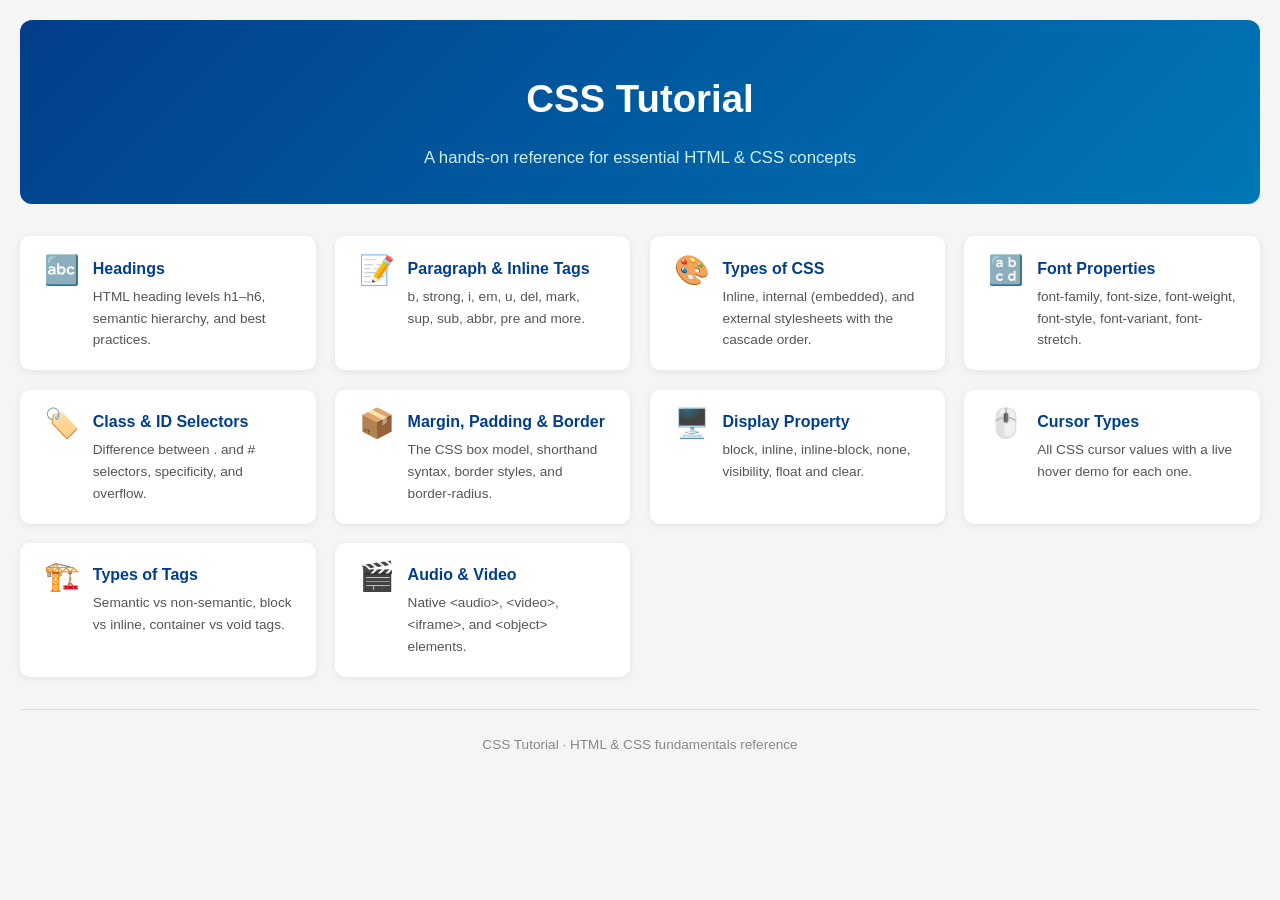
<file: index.html>
<!DOCTYPE html>
<html lang="en">
<head>
  <meta charset="UTF-8">
  <meta name="viewport" content="width=device-width, initial-scale=1.0">
  <title>CSS Tutorial</title>
  <link rel="stylesheet" href="css/styles.css">
  <style>
    /* ---- Hero ---- */
    .hero {
      text-align: center;
      padding: 3rem 1rem 2rem;
      background: linear-gradient(135deg, #023e8a, #0077b6);
      border-radius: 12px;
      color: #fff;
      margin-bottom: 2rem;
    }

    .hero h1 {
      color: #fff;
      border-bottom: none;
      font-size: 2.4rem;
      margin-bottom: 0.5rem;
    }

    .hero p {
      color: #caf0f8;
      font-size: 1.05rem;
      margin: 0;
    }

    /* ---- Topic grid ---- */
    .topic-grid {
      display: grid;
      grid-template-columns: repeat(auto-fill, minmax(260px, 1fr));
      gap: 1.2rem;
      margin-bottom: 2rem;
    }

    .topic-card {
      background: #fff;
      border-radius: 10px;
      padding: 1.2rem 1.5rem;
      box-shadow: 0 2px 8px rgba(0, 0, 0, 0.07);
      text-decoration: none;
      color: inherit;
      transition: transform 0.15s, box-shadow 0.15s;
      display: flex;
      gap: 0.8rem;
      align-items: flex-start;
    }

    .topic-card:hover {
      transform: translateY(-3px);
      box-shadow: 0 6px 20px rgba(0, 119, 182, 0.18);
    }

    .topic-icon {
      font-size: 1.8rem;
      line-height: 1;
      flex-shrink: 0;
    }

    .topic-card h2 {
      font-size: 1rem;
      margin: 0 0 0.3rem;
      color: #023e8a;
    }

    .topic-card p {
      font-size: 0.85rem;
      color: #555;
      margin: 0;
    }

    /* ---- Footer ---- */
    footer {
      text-align: center;
      font-size: 0.85rem;
      color: #888;
      padding: 1.5rem 0;
      border-top: 1px solid #e0e0e0;
    }
  </style>
</head>
<body>

  <div class="hero">
    <h1>CSS Tutorial</h1>
    <p>A hands-on reference for essential HTML &amp; CSS concepts</p>
  </div>

  <div class="topic-grid">

    <a class="topic-card" href="pages/headings.html">
      <span class="topic-icon">🔤</span>
      <div>
        <h2>Headings</h2>
        <p>HTML heading levels h1–h6, semantic hierarchy, and best practices.</p>
      </div>
    </a>

    <a class="topic-card" href="pages/paragraph.html">
      <span class="topic-icon">📝</span>
      <div>
        <h2>Paragraph &amp; Inline Tags</h2>
        <p>b, strong, i, em, u, del, mark, sup, sub, abbr, pre and more.</p>
      </div>
    </a>

    <a class="topic-card" href="pages/css-types.html">
      <span class="topic-icon">🎨</span>
      <div>
        <h2>Types of CSS</h2>
        <p>Inline, internal (embedded), and external stylesheets with the cascade order.</p>
      </div>
    </a>

    <a class="topic-card" href="pages/font-related.html">
      <span class="topic-icon">🔡</span>
      <div>
        <h2>Font Properties</h2>
        <p>font-family, font-size, font-weight, font-style, font-variant, font-stretch.</p>
      </div>
    </a>

    <a class="topic-card" href="pages/class-and-id.html">
      <span class="topic-icon">🏷️</span>
      <div>
        <h2>Class &amp; ID Selectors</h2>
        <p>Difference between . and # selectors, specificity, and overflow.</p>
      </div>
    </a>

    <a class="topic-card" href="pages/margin-padding-border.html">
      <span class="topic-icon">📦</span>
      <div>
        <h2>Margin, Padding &amp; Border</h2>
        <p>The CSS box model, shorthand syntax, border styles, and border-radius.</p>
      </div>
    </a>

    <a class="topic-card" href="pages/display.html">
      <span class="topic-icon">🖥️</span>
      <div>
        <h2>Display Property</h2>
        <p>block, inline, inline-block, none, visibility, float and clear.</p>
      </div>
    </a>

    <a class="topic-card" href="pages/cursor-types.html">
      <span class="topic-icon">🖱️</span>
      <div>
        <h2>Cursor Types</h2>
        <p>All CSS cursor values with a live hover demo for each one.</p>
      </div>
    </a>

    <a class="topic-card" href="pages/types-of-tags.html">
      <span class="topic-icon">🏗️</span>
      <div>
        <h2>Types of Tags</h2>
        <p>Semantic vs non-semantic, block vs inline, container vs void tags.</p>
      </div>
    </a>

    <a class="topic-card" href="pages/audio-video.html">
      <span class="topic-icon">🎬</span>
      <div>
        <h2>Audio &amp; Video</h2>
        <p>Native &lt;audio&gt;, &lt;video&gt;, &lt;iframe&gt;, and &lt;object&gt; elements.</p>
      </div>
    </a>

  </div>

  <footer>
    <p>CSS Tutorial · HTML &amp; CSS fundamentals reference</p>
  </footer>

</body>
</html>
</file>
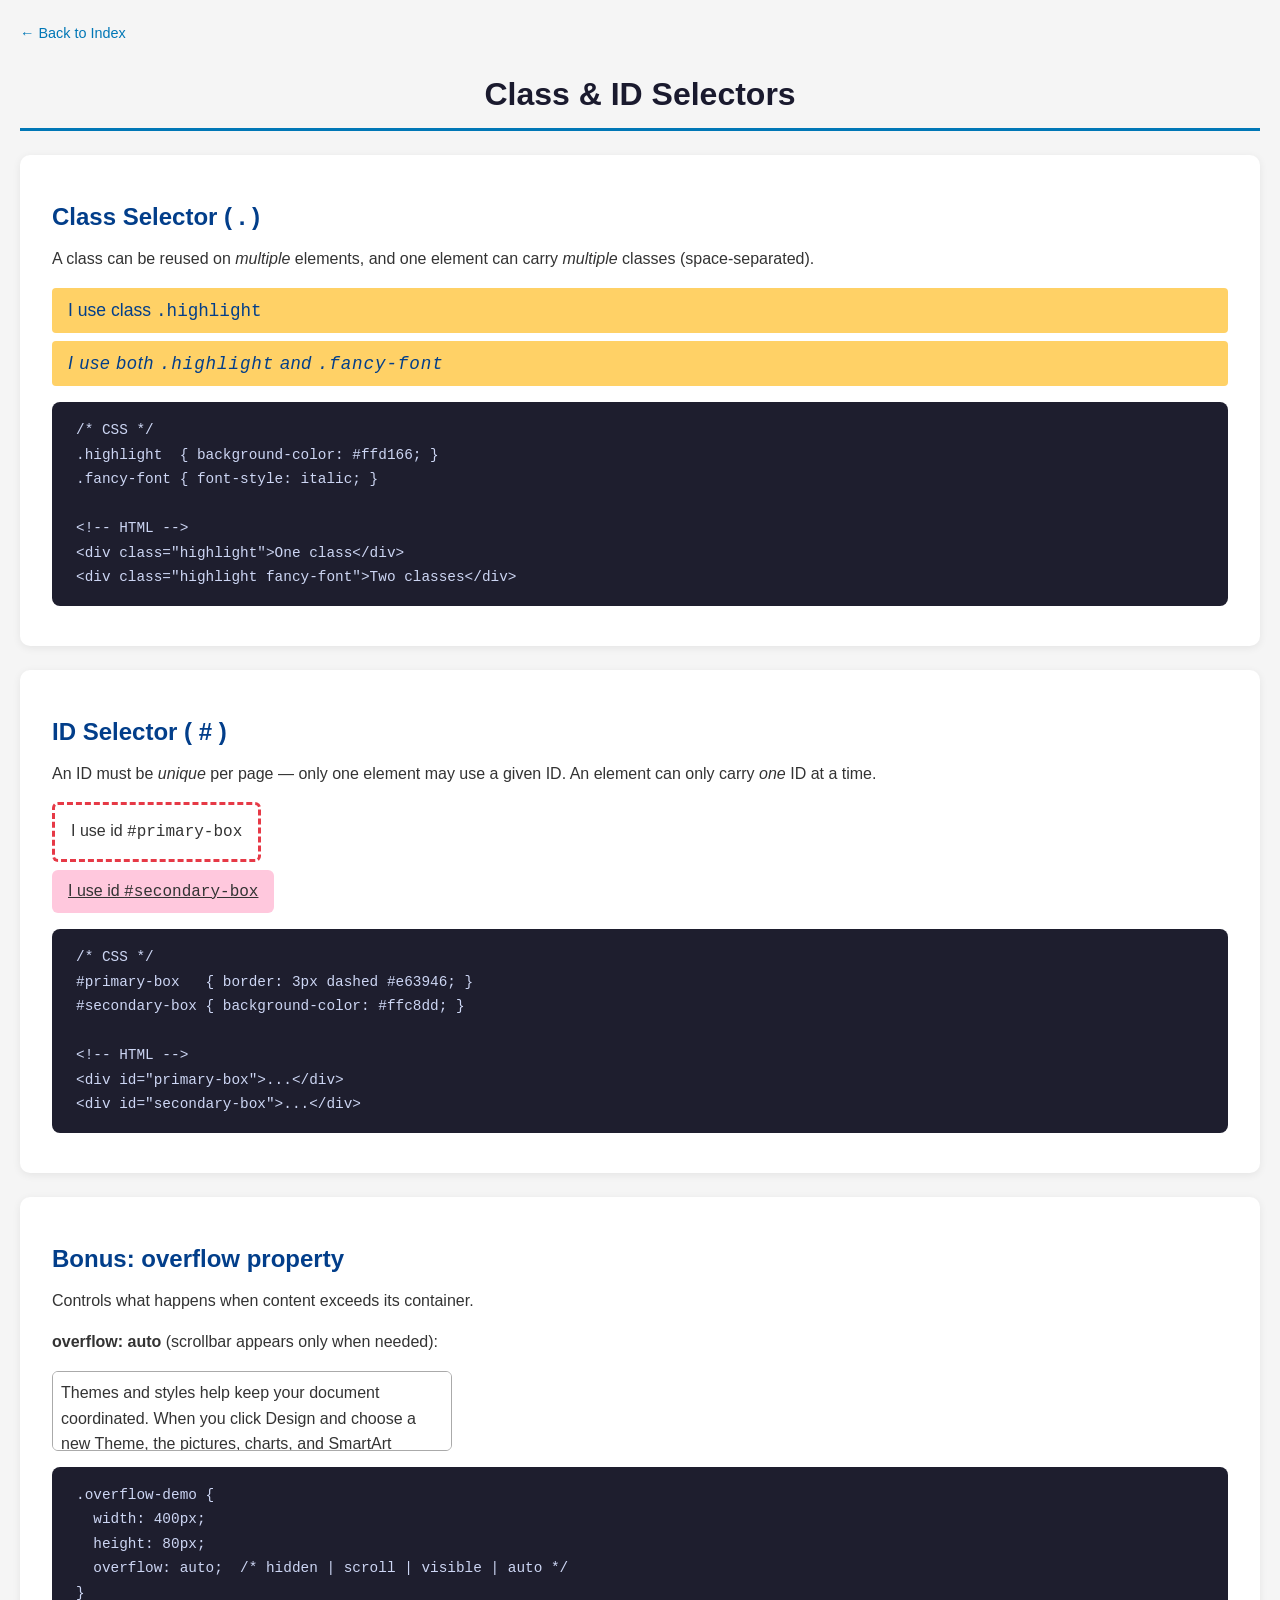
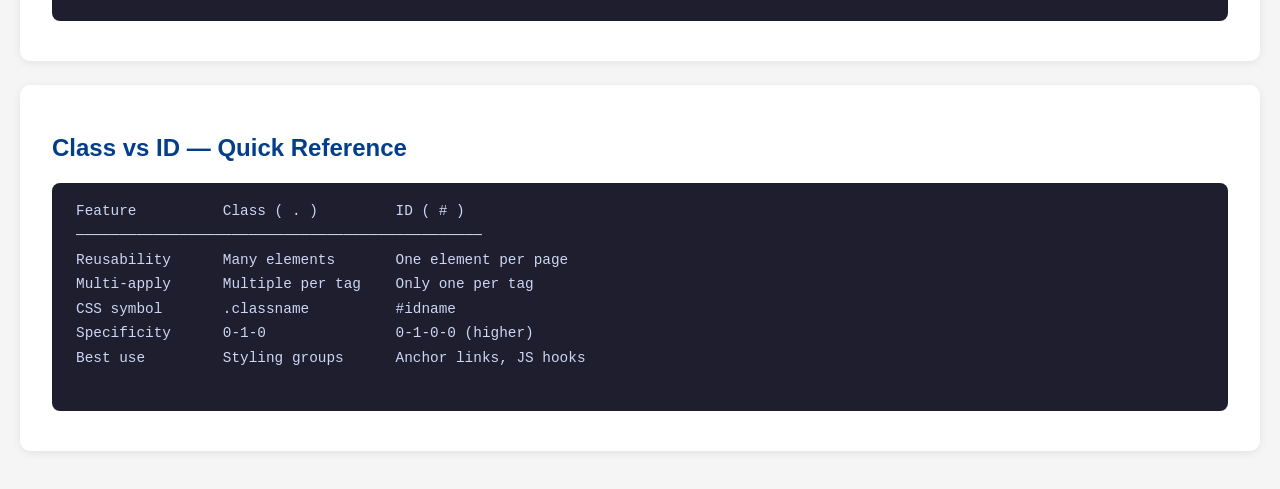
<file: pages/class-and-id.html>
<!DOCTYPE html>
<html lang="en">
<head>
  <meta charset="UTF-8">
  <meta name="viewport" content="width=device-width, initial-scale=1.0">
  <title>Class &amp; ID Selectors | CSS Tutorial</title>
  <link rel="stylesheet" href="../css/styles.css">
  <style>
    /* --- Class selector demo --- */
    .highlight {
      background-color: #ffd166;
      color: #023e8a;
      padding: 0.5rem 1rem;
      margin-bottom: 0.5rem;
      font-size: 1.1rem;
      border-radius: 4px;
    }

    .fancy-font {
      font-style: italic;
      letter-spacing: 0.05em;
    }

    /* --- ID selector demo --- */
    #primary-box {
      border: 3px dashed #e63946;
      padding: 0.8rem 1rem;
      width: fit-content;
      border-radius: 6px;
      margin-bottom: 0.5rem;
    }

    #secondary-box {
      text-decoration: underline;
      background-color: #ffc8dd;
      padding: 0.5rem 1rem;
      border-radius: 6px;
      width: fit-content;
    }

    /* --- overflow demo container --- */
    .overflow-demo {
      width: 400px;
      height: 80px;
      overflow: auto;
      border: 1px solid #aaa;
      border-radius: 6px;
      padding: 0.5rem;
      background: #fff;
      margin-bottom: 1rem;
    }
  </style>
</head>
<body>

  <a class="back-link" href="../index.html">← Back to Index</a>

  <h1>Class &amp; ID Selectors</h1>

  <!-- Class -->
  <div class="section">
    <h2>Class Selector ( . )</h2>
    <p>
      A class can be reused on <em>multiple</em> elements, and one element can
      carry <em>multiple</em> classes (space-separated).
    </p>

    <div class="highlight">I use class <code>.highlight</code></div>
    <div class="highlight fancy-font">I use both <code>.highlight</code> and <code>.fancy-font</code></div>

    <pre>/* CSS */
.highlight  { background-color: #ffd166; }
.fancy-font { font-style: italic; }

&lt;!-- HTML --&gt;
&lt;div class="highlight"&gt;One class&lt;/div&gt;
&lt;div class="highlight fancy-font"&gt;Two classes&lt;/div&gt;</pre>
  </div>

  <!-- ID -->
  <div class="section">
    <h2>ID Selector ( # )</h2>
    <p>
      An ID must be <em>unique</em> per page — only one element may use a
      given ID. An element can only carry <em>one</em> ID at a time.
    </p>

    <div id="primary-box">I use id <code>#primary-box</code></div>
    <div id="secondary-box">I use id <code>#secondary-box</code></div>

    <pre>/* CSS */
#primary-box   { border: 3px dashed #e63946; }
#secondary-box { background-color: #ffc8dd; }

&lt;!-- HTML --&gt;
&lt;div id="primary-box"&gt;...&lt;/div&gt;
&lt;div id="secondary-box"&gt;...&lt;/div&gt;</pre>
  </div>

  <!-- Overflow -->
  <div class="section">
    <h2>Bonus: overflow property</h2>
    <p>Controls what happens when content exceeds its container.</p>

    <p><strong>overflow: auto</strong> (scrollbar appears only when needed):</p>
    <div class="overflow-demo">
      Themes and styles help keep your document coordinated. When you click Design
      and choose a new Theme, the pictures, charts, and SmartArt graphics change to
      match your new theme. When you apply styles, your headings change to match the
      new theme. Save time in Word with new buttons that show up where you need them.
    </div>

    <pre>.overflow-demo {
  width: 400px;
  height: 80px;
  overflow: auto;  /* hidden | scroll | visible | auto */
}</pre>
  </div>

  <!-- Summary table -->
  <div class="section">
    <h2>Class vs ID — Quick Reference</h2>
    <pre>
Feature          Class ( . )         ID ( # )
───────────────────────────────────────────────
Reusability      Many elements       One element per page
Multi-apply      Multiple per tag    Only one per tag
CSS symbol       .classname          #idname
Specificity      0-1-0               0-1-0-0 (higher)
Best use         Styling groups      Anchor links, JS hooks
    </pre>
  </div>

</body>
</html>
</file>
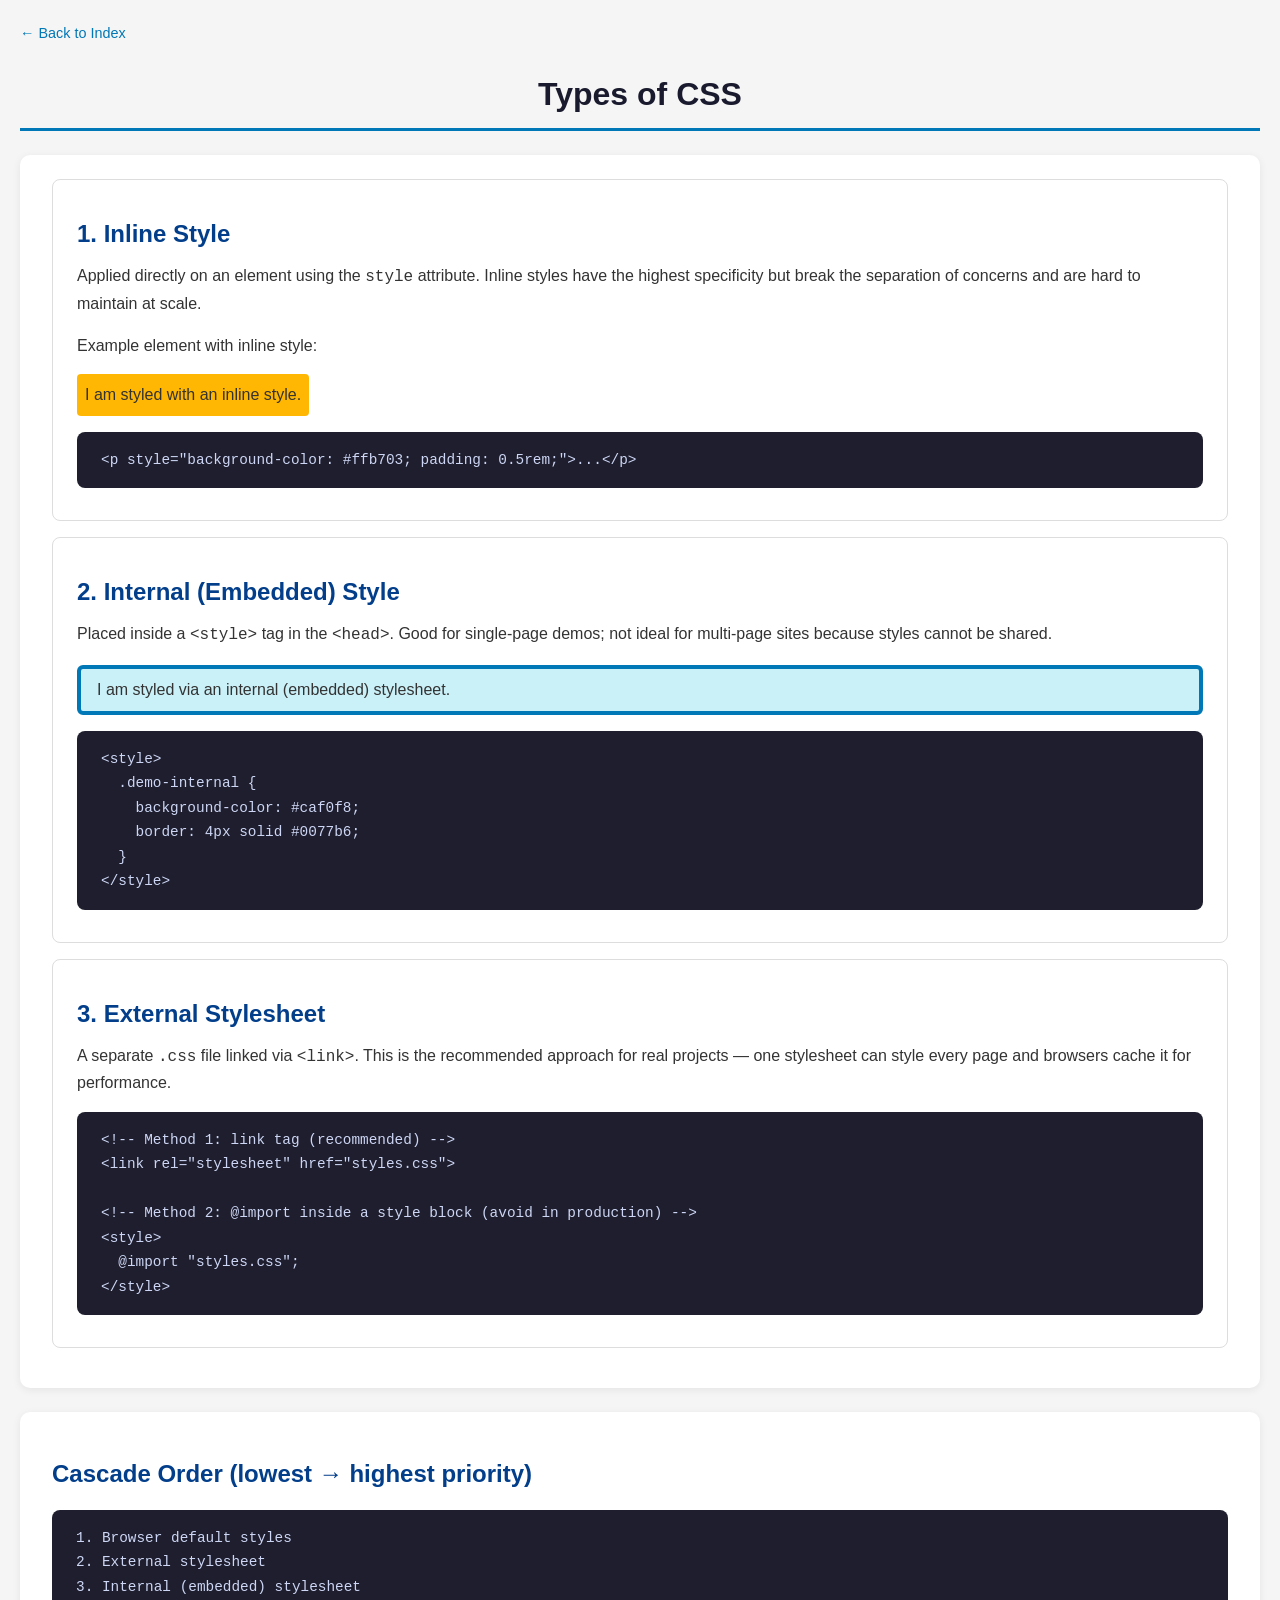
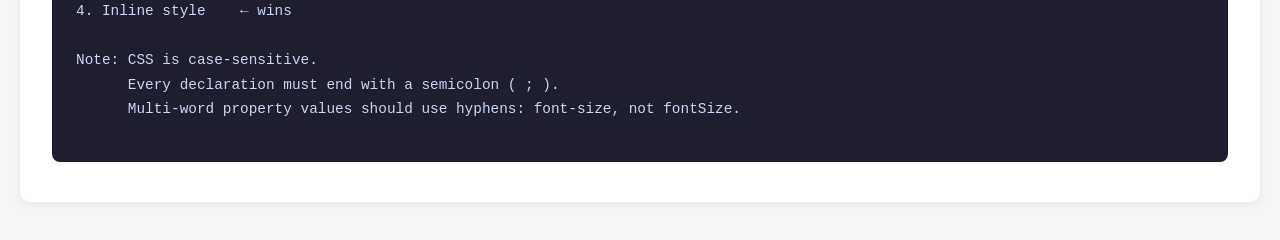
<file: pages/css-types.html>
<!DOCTYPE html>
<html lang="en">
<head>
  <meta charset="UTF-8">
  <meta name="viewport" content="width=device-width, initial-scale=1.0">
  <title>CSS Types | CSS Tutorial</title>
  <link rel="stylesheet" href="../css/styles.css">
  <style>
    /* --- Demo: Internal / Embedded Style --- */
    .demo-internal {
      background-color: #caf0f8;
      border: 4px solid #0077b6;
      padding: 0.5rem 1rem;
      border-radius: 6px;
      margin-bottom: 1rem;
    }

    /* --- Demo: Inline vs Internal comparison boxes --- */
    .type-card {
      border: 1px solid #ddd;
      border-radius: 8px;
      padding: 1rem 1.5rem;
      margin-bottom: 1rem;
      background: #fff;
    }

    .type-card h3 {
      margin-top: 0;
    }
  </style>
</head>
<body>

  <a class="back-link" href="../index.html">← Back to Index</a>

  <h1>Types of CSS</h1>

  <!-- 1. Inline -->
  <div class="section">
    <div class="type-card">
      <h2>1. Inline Style</h2>
      <p>
        Applied directly on an element using the <code>style</code> attribute.
        Inline styles have the highest specificity but break the separation of
        concerns and are hard to maintain at scale.
      </p>
      <p>Example element with inline style:</p>
      <p style="background-color: #ffb703; padding: 0.5rem; border-radius: 4px; width: fit-content;">
        I am styled with an inline style.
      </p>
      <pre>&lt;p style="background-color: #ffb703; padding: 0.5rem;"&gt;...&lt;/p&gt;</pre>
    </div>

    <!-- 2. Internal -->
    <div class="type-card">
      <h2>2. Internal (Embedded) Style</h2>
      <p>
        Placed inside a <code>&lt;style&gt;</code> tag in the
        <code>&lt;head&gt;</code>. Good for single-page demos; not ideal for
        multi-page sites because styles cannot be shared.
      </p>
      <div class="demo-internal">I am styled via an internal (embedded) stylesheet.</div>
      <pre>&lt;style&gt;
  .demo-internal {
    background-color: #caf0f8;
    border: 4px solid #0077b6;
  }
&lt;/style&gt;</pre>
    </div>

    <!-- 3. External -->
    <div class="type-card">
      <h2>3. External Stylesheet</h2>
      <p>
        A separate <code>.css</code> file linked via <code>&lt;link&gt;</code>.
        This is the recommended approach for real projects — one stylesheet
        can style every page and browsers cache it for performance.
      </p>
      <pre>&lt;!-- Method 1: link tag (recommended) --&gt;
&lt;link rel="stylesheet" href="styles.css"&gt;

&lt;!-- Method 2: @import inside a style block (avoid in production) --&gt;
&lt;style&gt;
  @import "styles.css";
&lt;/style&gt;</pre>
    </div>
  </div>

  <!-- Summary -->
  <div class="section">
    <h2>Cascade Order (lowest → highest priority)</h2>
    <pre>
1. Browser default styles
2. External stylesheet
3. Internal (embedded) stylesheet
4. Inline style    ← wins

Note: CSS is case-sensitive.
      Every declaration must end with a semicolon ( ; ).
      Multi-word property values should use hyphens: font-size, not fontSize.
    </pre>
  </div>

</body>
</html>
</file>
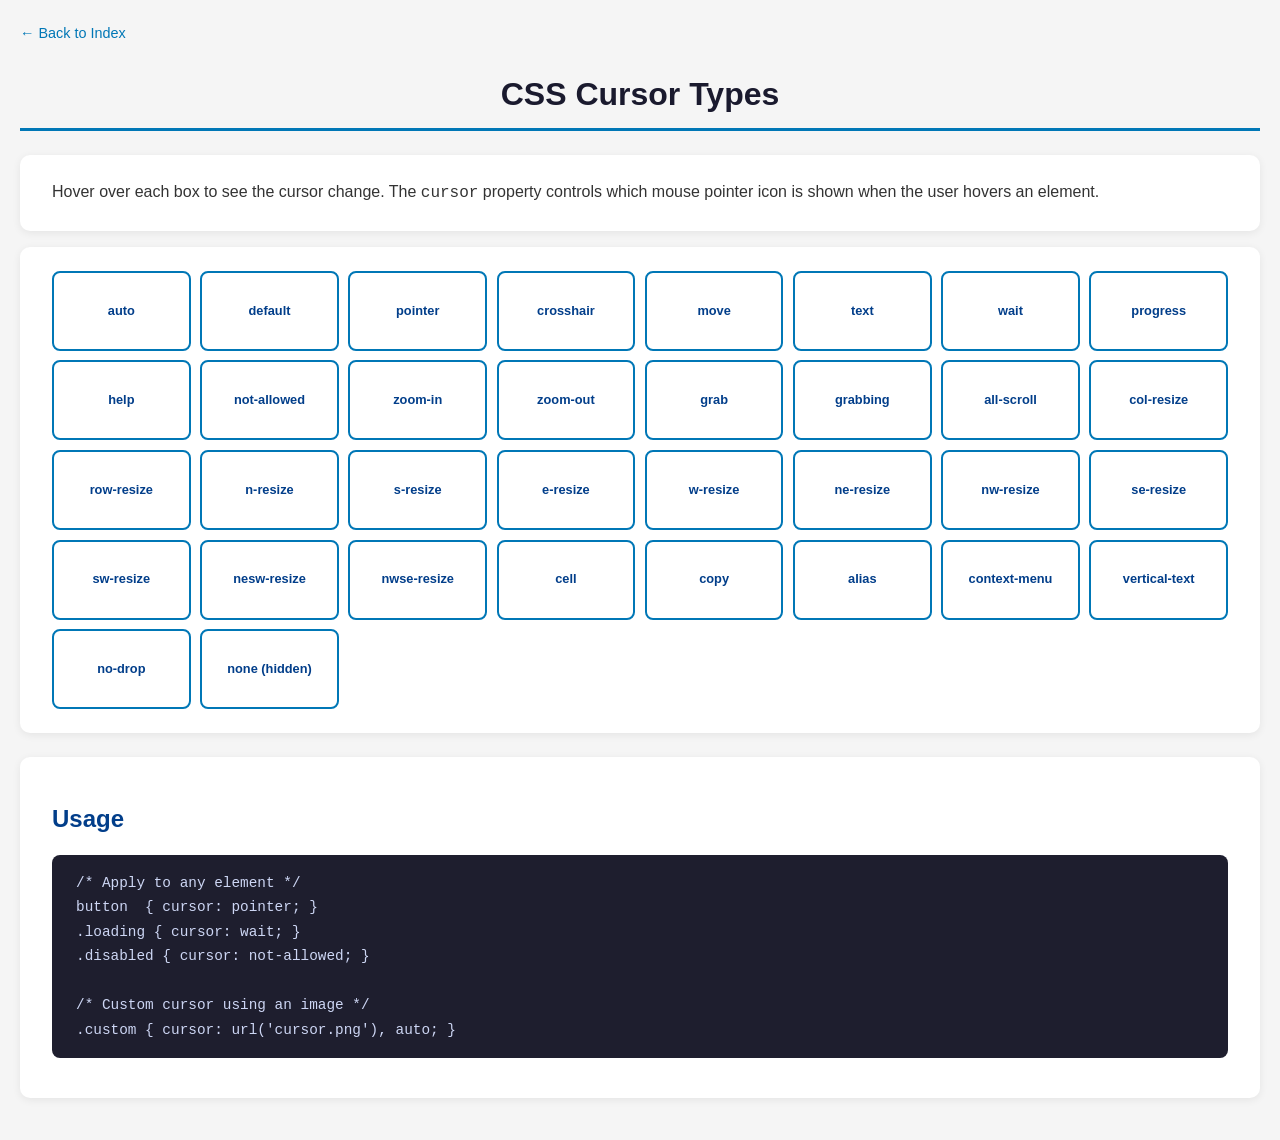
<file: pages/cursor-types.html>
<!DOCTYPE html>
<html lang="en">
<head>
  <meta charset="UTF-8">
  <meta name="viewport" content="width=device-width, initial-scale=1.0">
  <title>Cursor Types | CSS Tutorial</title>
  <link rel="stylesheet" href="../css/styles.css">
  <style>
    .cursor-grid {
      display: grid;
      grid-template-columns: repeat(auto-fill, minmax(130px, 1fr));
      gap: 0.6rem;
    }

    .cursor-box {
      background-color: #fff;
      border: 2px solid #0077b6;
      border-radius: 8px;
      height: 80px;
      display: flex;
      align-items: center;
      justify-content: center;
      font-size: 0.8rem;
      font-weight: 600;
      color: #023e8a;
      transition: background-color 0.2s;
    }

    .cursor-box:hover {
      background-color: #caf0f8;
    }
  </style>
</head>
<body>

  <a class="back-link" href="../index.html">← Back to Index</a>

  <h1>CSS Cursor Types</h1>

  <p class="section" style="margin-bottom:1rem;">
    Hover over each box to see the cursor change. The <code>cursor</code> property
    controls which mouse pointer icon is shown when the user hovers an element.
  </p>

  <div class="section">
    <div class="cursor-grid">
      <div class="cursor-box" style="cursor: auto;">auto</div>
      <div class="cursor-box" style="cursor: default;">default</div>
      <div class="cursor-box" style="cursor: pointer;">pointer</div>
      <div class="cursor-box" style="cursor: crosshair;">crosshair</div>
      <div class="cursor-box" style="cursor: move;">move</div>
      <div class="cursor-box" style="cursor: text;">text</div>
      <div class="cursor-box" style="cursor: wait;">wait</div>
      <div class="cursor-box" style="cursor: progress;">progress</div>
      <div class="cursor-box" style="cursor: help;">help</div>
      <div class="cursor-box" style="cursor: not-allowed;">not-allowed</div>
      <div class="cursor-box" style="cursor: zoom-in;">zoom-in</div>
      <div class="cursor-box" style="cursor: zoom-out;">zoom-out</div>
      <div class="cursor-box" style="cursor: grab;">grab</div>
      <div class="cursor-box" style="cursor: grabbing;">grabbing</div>
      <div class="cursor-box" style="cursor: all-scroll;">all-scroll</div>
      <div class="cursor-box" style="cursor: col-resize;">col-resize</div>
      <div class="cursor-box" style="cursor: row-resize;">row-resize</div>
      <div class="cursor-box" style="cursor: n-resize;">n-resize</div>
      <div class="cursor-box" style="cursor: s-resize;">s-resize</div>
      <div class="cursor-box" style="cursor: e-resize;">e-resize</div>
      <div class="cursor-box" style="cursor: w-resize;">w-resize</div>
      <div class="cursor-box" style="cursor: ne-resize;">ne-resize</div>
      <div class="cursor-box" style="cursor: nw-resize;">nw-resize</div>
      <div class="cursor-box" style="cursor: se-resize;">se-resize</div>
      <div class="cursor-box" style="cursor: sw-resize;">sw-resize</div>
      <div class="cursor-box" style="cursor: nesw-resize;">nesw-resize</div>
      <div class="cursor-box" style="cursor: nwse-resize;">nwse-resize</div>
      <div class="cursor-box" style="cursor: cell;">cell</div>
      <div class="cursor-box" style="cursor: copy;">copy</div>
      <div class="cursor-box" style="cursor: alias;">alias</div>
      <div class="cursor-box" style="cursor: context-menu;">context-menu</div>
      <div class="cursor-box" style="cursor: vertical-text;">vertical-text</div>
      <div class="cursor-box" style="cursor: no-drop;">no-drop</div>
      <div class="cursor-box" style="cursor: none;">none (hidden)</div>
    </div>
  </div>

  <div class="section">
    <h2>Usage</h2>
    <pre>/* Apply to any element */
button  { cursor: pointer; }
.loading { cursor: wait; }
.disabled { cursor: not-allowed; }

/* Custom cursor using an image */
.custom { cursor: url('cursor.png'), auto; }</pre>
  </div>

</body>
</html>
</file>
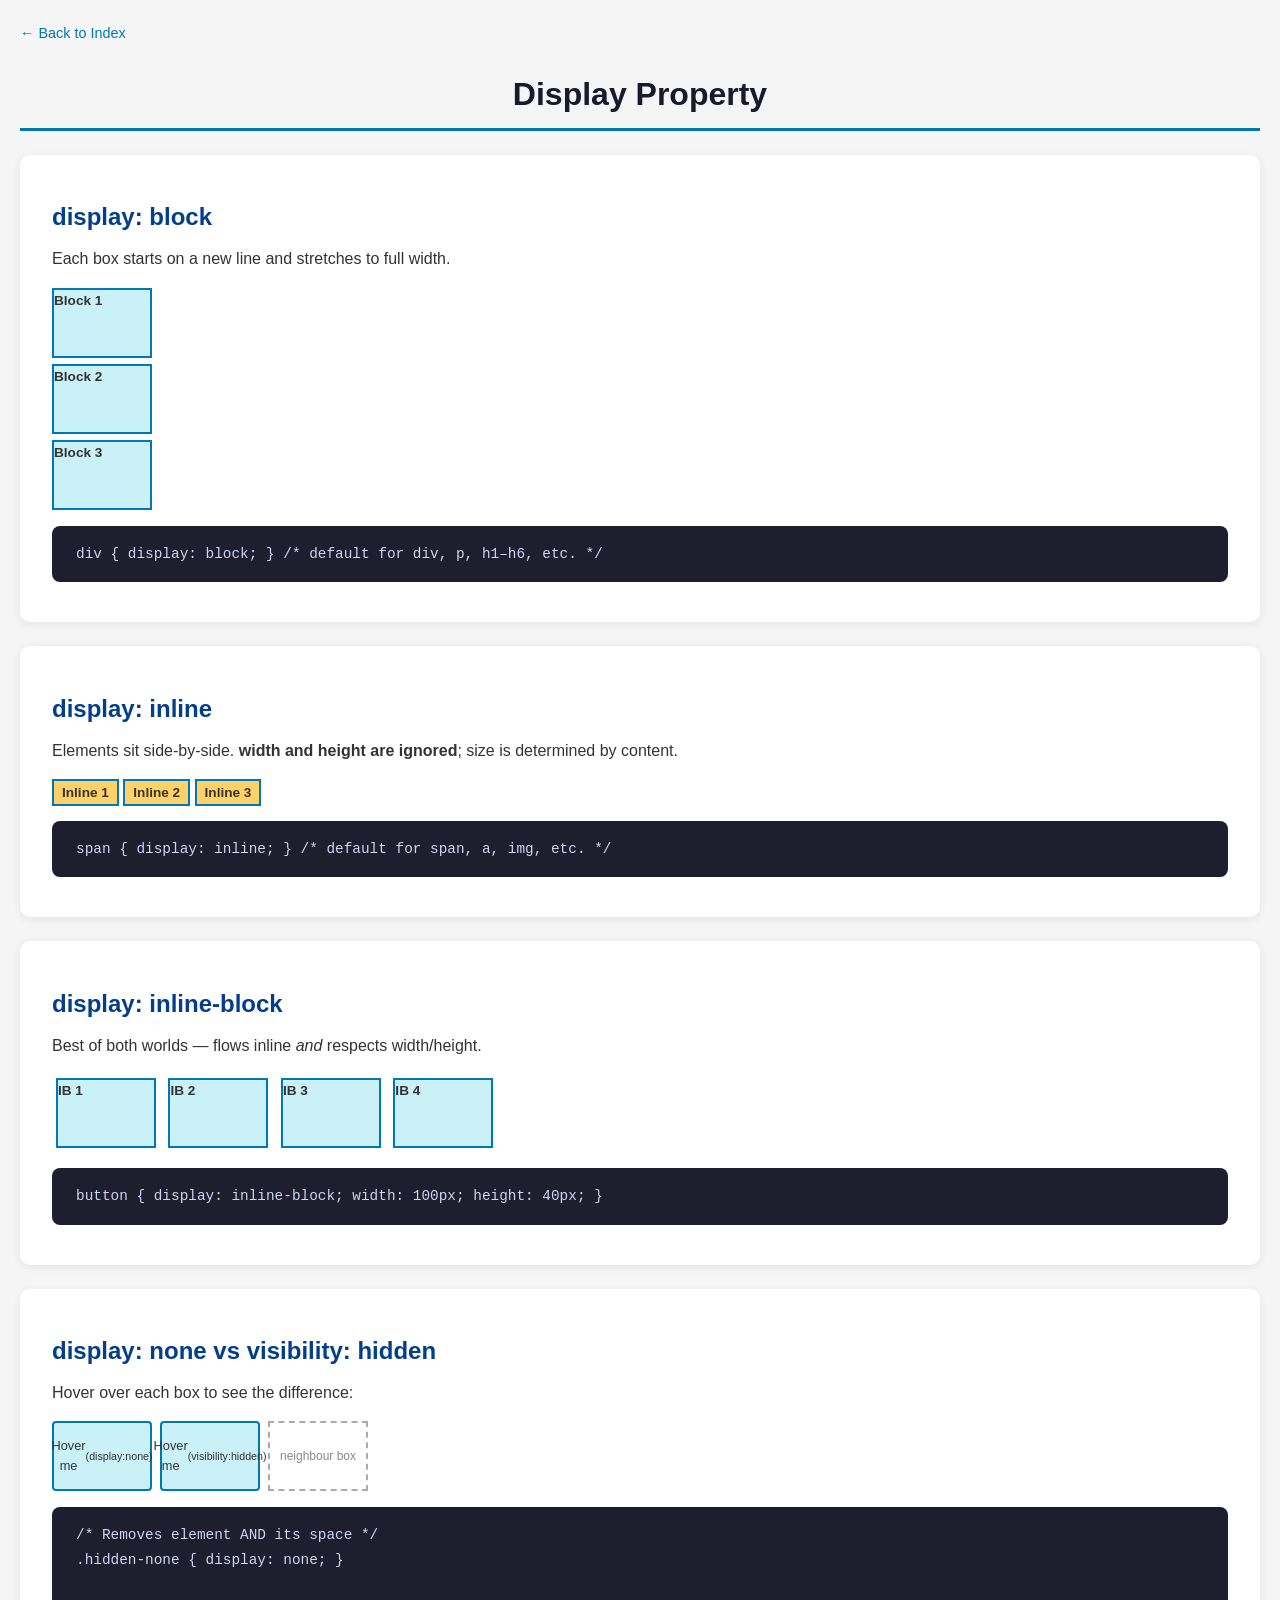
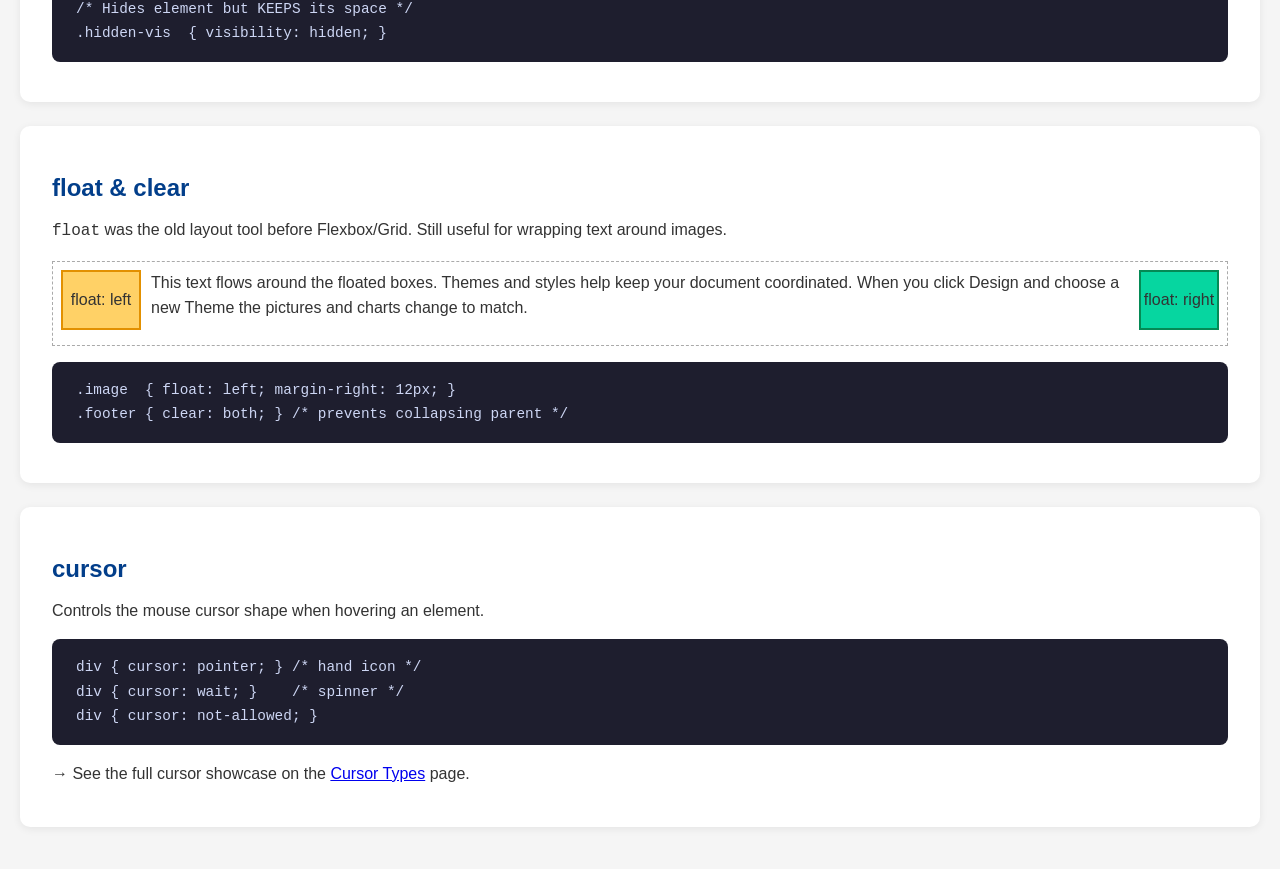
<file: pages/display.html>
<!DOCTYPE html>
<html lang="en">
<head>
  <meta charset="UTF-8">
  <meta name="viewport" content="width=device-width, initial-scale=1.0">
  <title>Display Property | CSS Tutorial</title>
  <link rel="stylesheet" href="../css/styles.css">
  <style>
    /* --- Shared box style for demos --- */
    .box {
      width: 100px;
      height: 70px;
      border: 2px solid #0077b6;
      background-color: #caf0f8;
      display: flex;
      align-items: center;
      justify-content: center;
      font-size: 0.85rem;
      font-weight: 600;
    }

    /* --- Block demo --- */
    .demo-block .box {
      display: block;
      margin-bottom: 6px;
    }

    /* --- Inline demo --- */
    .demo-inline .box {
      display: inline;
      /* width/height ignored in inline mode */
      width: auto;
      height: auto;
      background: #ffd166;
      padding: 4px 8px;
    }

    /* --- Inline-block demo --- */
    .demo-inline-block .box {
      display: inline-block;
      margin: 4px;
    }

    /* --- none / visibility demos --- */
    .demo-none-area {
      display: flex;
      gap: 8px;
      align-items: flex-start;
      flex-wrap: wrap;
    }

    .box-none:hover    { display: none; }
    .box-hidden:hover  { visibility: hidden; }

    .box-none,
    .box-hidden {
      width: 100px;
      height: 70px;
      border: 2px solid #0077b6;
      background: #caf0f8;
      display: flex;
      align-items: center;
      justify-content: center;
      font-size: 0.8rem;
      text-align: center;
      cursor: pointer;
      border-radius: 4px;
    }

    /* --- float demo --- */
    .float-container { overflow: hidden; border: 1px dashed #aaa; padding: 8px; }
    .float-left  { float: left;  width: 80px; height: 60px; background: #ffd166; border: 2px solid #e29000; margin-right: 10px; display: flex; align-items: center; justify-content: center; }
    .float-right { float: right; width: 80px; height: 60px; background: #06d6a0; border: 2px solid #048a55; margin-left: 10px;  display: flex; align-items: center; justify-content: center; }
    .clear-both  { clear: both; }
  </style>
</head>
<body>

  <a class="back-link" href="../index.html">← Back to Index</a>

  <h1>Display Property</h1>

  <!-- block -->
  <div class="section">
    <h2>display: block</h2>
    <p>Each box starts on a new line and stretches to full width.</p>
    <div class="demo-block">
      <div class="box">Block 1</div>
      <div class="box">Block 2</div>
      <div class="box">Block 3</div>
    </div>
    <pre>div { display: block; } /* default for div, p, h1–h6, etc. */</pre>
  </div>

  <!-- inline -->
  <div class="section">
    <h2>display: inline</h2>
    <p>Elements sit side-by-side. <strong>width and height are ignored</strong>; size is determined by content.</p>
    <div class="demo-inline">
      <div class="box">Inline 1</div>
      <div class="box">Inline 2</div>
      <div class="box">Inline 3</div>
    </div>
    <pre>span { display: inline; } /* default for span, a, img, etc. */</pre>
  </div>

  <!-- inline-block -->
  <div class="section">
    <h2>display: inline-block</h2>
    <p>Best of both worlds — flows inline <em>and</em> respects width/height.</p>
    <div class="demo-inline-block">
      <div class="box">IB 1</div>
      <div class="box">IB 2</div>
      <div class="box">IB 3</div>
      <div class="box">IB 4</div>
    </div>
    <pre>button { display: inline-block; width: 100px; height: 40px; }</pre>
  </div>

  <!-- none vs hidden -->
  <div class="section">
    <h2>display: none vs visibility: hidden</h2>
    <p>Hover over each box to see the difference:</p>
    <div class="demo-none-area">
      <div class="box-none">Hover me<br><small>(display:none)</small></div>
      <div class="box-hidden">Hover me<br><small>(visibility:hidden)</small></div>
      <div style="width:100px;height:70px;border:2px dashed #aaa;display:flex;align-items:center;justify-content:center;font-size:0.75rem;color:#888;">
        neighbour box
      </div>
    </div>
    <pre>/* Removes element AND its space */
.hidden-none { display: none; }

/* Hides element but KEEPS its space */
.hidden-vis  { visibility: hidden; }</pre>
  </div>

  <!-- float -->
  <div class="section">
    <h2>float &amp; clear</h2>
    <p>
      <code>float</code> was the old layout tool before Flexbox/Grid. Still
      useful for wrapping text around images.
    </p>
    <div class="float-container">
      <div class="float-left">float: left</div>
      <div class="float-right">float: right</div>
      <p>
        This text flows around the floated boxes. Themes and styles help keep
        your document coordinated. When you click Design and choose a new Theme
        the pictures and charts change to match.
      </p>
      <div class="clear-both"></div>
    </div>
    <pre>.image  { float: left; margin-right: 12px; }
.footer { clear: both; } /* prevents collapsing parent */</pre>
  </div>

  <!-- cursor -->
  <div class="section">
    <h2>cursor</h2>
    <p>Controls the mouse cursor shape when hovering an element.</p>
    <pre>div { cursor: pointer; } /* hand icon */
div { cursor: wait; }    /* spinner */
div { cursor: not-allowed; }</pre>
    <p>→ See the full cursor showcase on the <a href="cursor-types.html">Cursor Types</a> page.</p>
  </div>

</body>
</html>
</file>
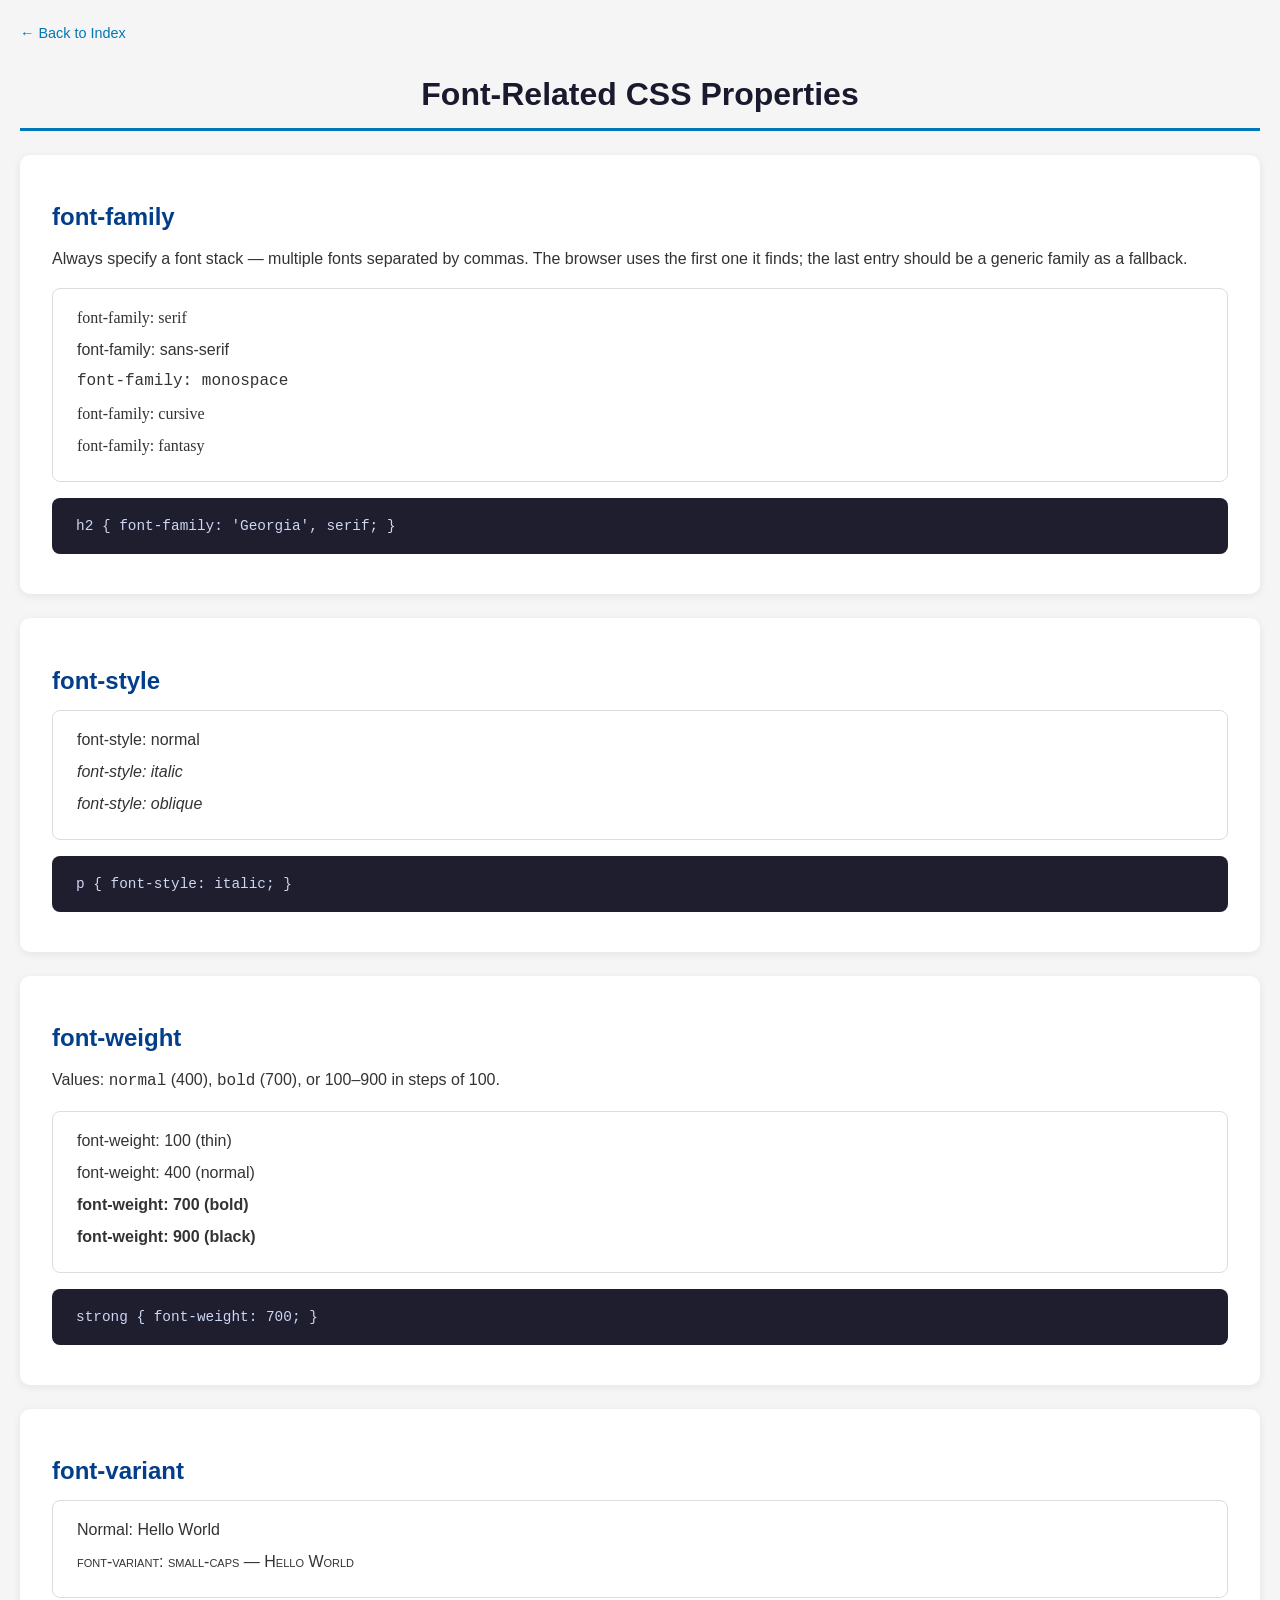
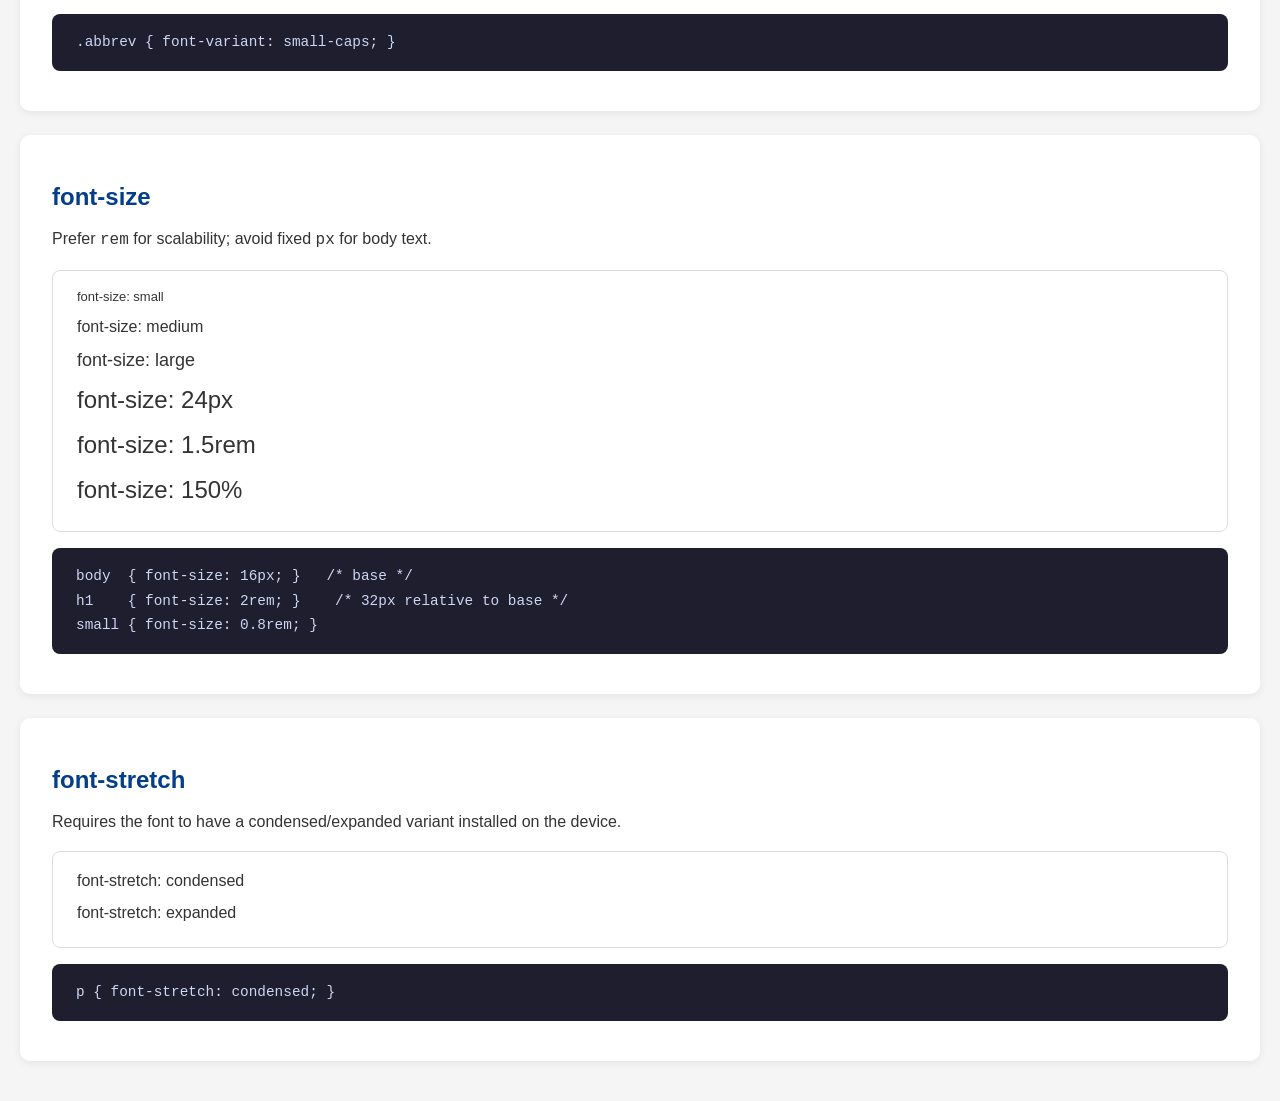
<file: pages/font-related.html>
<!DOCTYPE html>
<html lang="en">
<head>
  <meta charset="UTF-8">
  <meta name="viewport" content="width=device-width, initial-scale=1.0">
  <title>Font Properties | CSS Tutorial</title>
  <link rel="stylesheet" href="../css/styles.css">
  <style>
    .font-demo {
      background: #fff;
      border: 1px solid #ddd;
      border-radius: 8px;
      padding: 1rem 1.5rem;
      margin-bottom: 1rem;
    }

    .font-demo p {
      margin-bottom: 0.4rem;
    }

    /* font-family demos */
    .ff-serif    { font-family: serif; }
    .ff-sans     { font-family: sans-serif; }
    .ff-mono     { font-family: monospace; }
    .ff-cursive  { font-family: cursive; }
    .ff-fantasy  { font-family: fantasy; }

    /* font-style */
    .fs-normal   { font-style: normal; }
    .fs-italic   { font-style: italic; }
    .fs-oblique  { font-style: oblique; }

    /* font-weight */
    .fw-100 { font-weight: 100; }
    .fw-400 { font-weight: 400; }
    .fw-700 { font-weight: 700; }
    .fw-900 { font-weight: 900; }

    /* font-variant */
    .fv-small-caps { font-variant: small-caps; }

    /* font-size */
    .fsize-small  { font-size: small; }
    .fsize-medium { font-size: medium; }
    .fsize-large  { font-size: large; }
    .fsize-px     { font-size: 24px; }
    .fsize-rem    { font-size: 1.5rem; }
    .fsize-pct    { font-size: 150%; }

    /* font-stretch */
    .fstretch-condensed { font-stretch: condensed; }
    .fstretch-expanded  { font-stretch: expanded; }
  </style>
</head>
<body>

  <a class="back-link" href="../index.html">← Back to Index</a>

  <h1>Font-Related CSS Properties</h1>

  <!-- font-family -->
  <div class="section">
    <h2>font-family</h2>
    <p>
      Always specify a font stack — multiple fonts separated by commas. The
      browser uses the first one it finds; the last entry should be a generic
      family as a fallback.
    </p>
    <div class="font-demo">
      <p class="ff-serif">   font-family: serif</p>
      <p class="ff-sans">    font-family: sans-serif</p>
      <p class="ff-mono">    font-family: monospace</p>
      <p class="ff-cursive"> font-family: cursive</p>
      <p class="ff-fantasy"> font-family: fantasy</p>
    </div>
    <pre>h2 { font-family: 'Georgia', serif; }</pre>
  </div>

  <!-- font-style -->
  <div class="section">
    <h2>font-style</h2>
    <div class="font-demo">
      <p class="fs-normal">  font-style: normal</p>
      <p class="fs-italic">  font-style: italic</p>
      <p class="fs-oblique"> font-style: oblique</p>
    </div>
    <pre>p { font-style: italic; }</pre>
  </div>

  <!-- font-weight -->
  <div class="section">
    <h2>font-weight</h2>
    <p>Values: <code>normal</code> (400), <code>bold</code> (700), or 100–900 in steps of 100.</p>
    <div class="font-demo">
      <p class="fw-100">font-weight: 100 (thin)</p>
      <p class="fw-400">font-weight: 400 (normal)</p>
      <p class="fw-700">font-weight: 700 (bold)</p>
      <p class="fw-900">font-weight: 900 (black)</p>
    </div>
    <pre>strong { font-weight: 700; }</pre>
  </div>

  <!-- font-variant -->
  <div class="section">
    <h2>font-variant</h2>
    <div class="font-demo">
      <p>Normal: Hello World</p>
      <p class="fv-small-caps">font-variant: small-caps — Hello World</p>
    </div>
    <pre>.abbrev { font-variant: small-caps; }</pre>
  </div>

  <!-- font-size -->
  <div class="section">
    <h2>font-size</h2>
    <p>Prefer <code>rem</code> for scalability; avoid fixed <code>px</code> for body text.</p>
    <div class="font-demo">
      <p class="fsize-small"> font-size: small</p>
      <p class="fsize-medium">font-size: medium</p>
      <p class="fsize-large"> font-size: large</p>
      <p class="fsize-px">    font-size: 24px</p>
      <p class="fsize-rem">   font-size: 1.5rem</p>
      <p class="fsize-pct">   font-size: 150%</p>
    </div>
    <pre>body  { font-size: 16px; }   /* base */
h1    { font-size: 2rem; }    /* 32px relative to base */
small { font-size: 0.8rem; }</pre>
  </div>

  <!-- font-stretch -->
  <div class="section">
    <h2>font-stretch</h2>
    <p>Requires the font to have a condensed/expanded variant installed on the device.</p>
    <div class="font-demo">
      <p class="fstretch-condensed">font-stretch: condensed</p>
      <p class="fstretch-expanded"> font-stretch: expanded</p>
    </div>
    <pre>p { font-stretch: condensed; }</pre>
  </div>

</body>
</html>
</file>
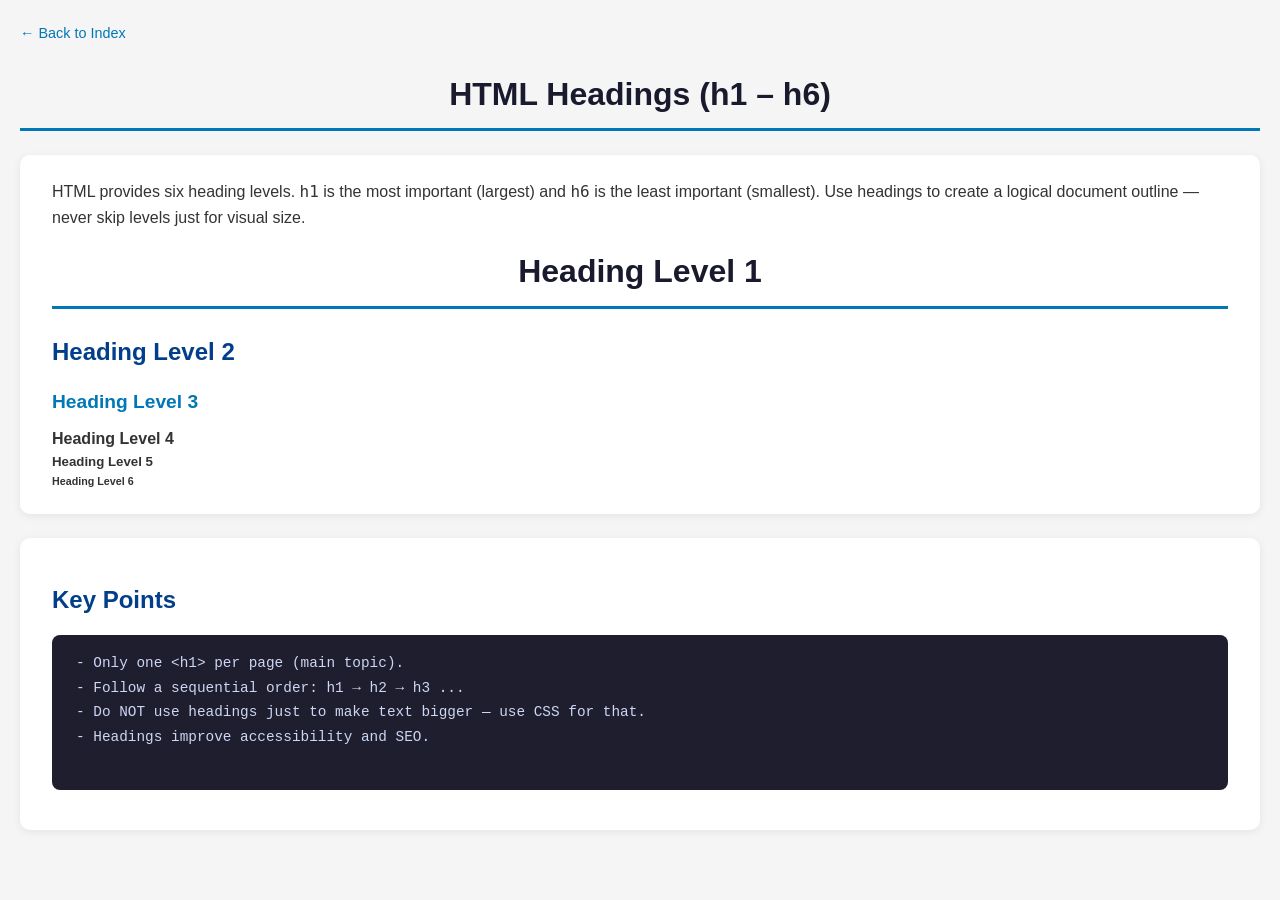
<file: pages/headings.html>
<!DOCTYPE html>
<html lang="en">
<head>
  <meta charset="UTF-8">
  <meta name="viewport" content="width=device-width, initial-scale=1.0">
  <title>Headings | CSS Tutorial</title>
  <link rel="stylesheet" href="../css/styles.css">
</head>
<body>

  <a class="back-link" href="../index.html">← Back to Index</a>

  <h1>HTML Headings (h1 – h6)</h1>

  <div class="section">
    <p>
      HTML provides six heading levels. <code>h1</code> is the most important
      (largest) and <code>h6</code> is the least important (smallest). Use
      headings to create a logical document outline — never skip levels just
      for visual size.
    </p>

    <h1>Heading Level 1</h1>
    <h2>Heading Level 2</h2>
    <h3>Heading Level 3</h3>
    <h4>Heading Level 4</h4>
    <h5>Heading Level 5</h5>
    <h6>Heading Level 6</h6>
  </div>

  <div class="section">
    <h2>Key Points</h2>
    <pre>
- Only one &lt;h1&gt; per page (main topic).
- Follow a sequential order: h1 → h2 → h3 ...
- Do NOT use headings just to make text bigger — use CSS for that.
- Headings improve accessibility and SEO.
    </pre>
  </div>

</body>
</html>
</file>
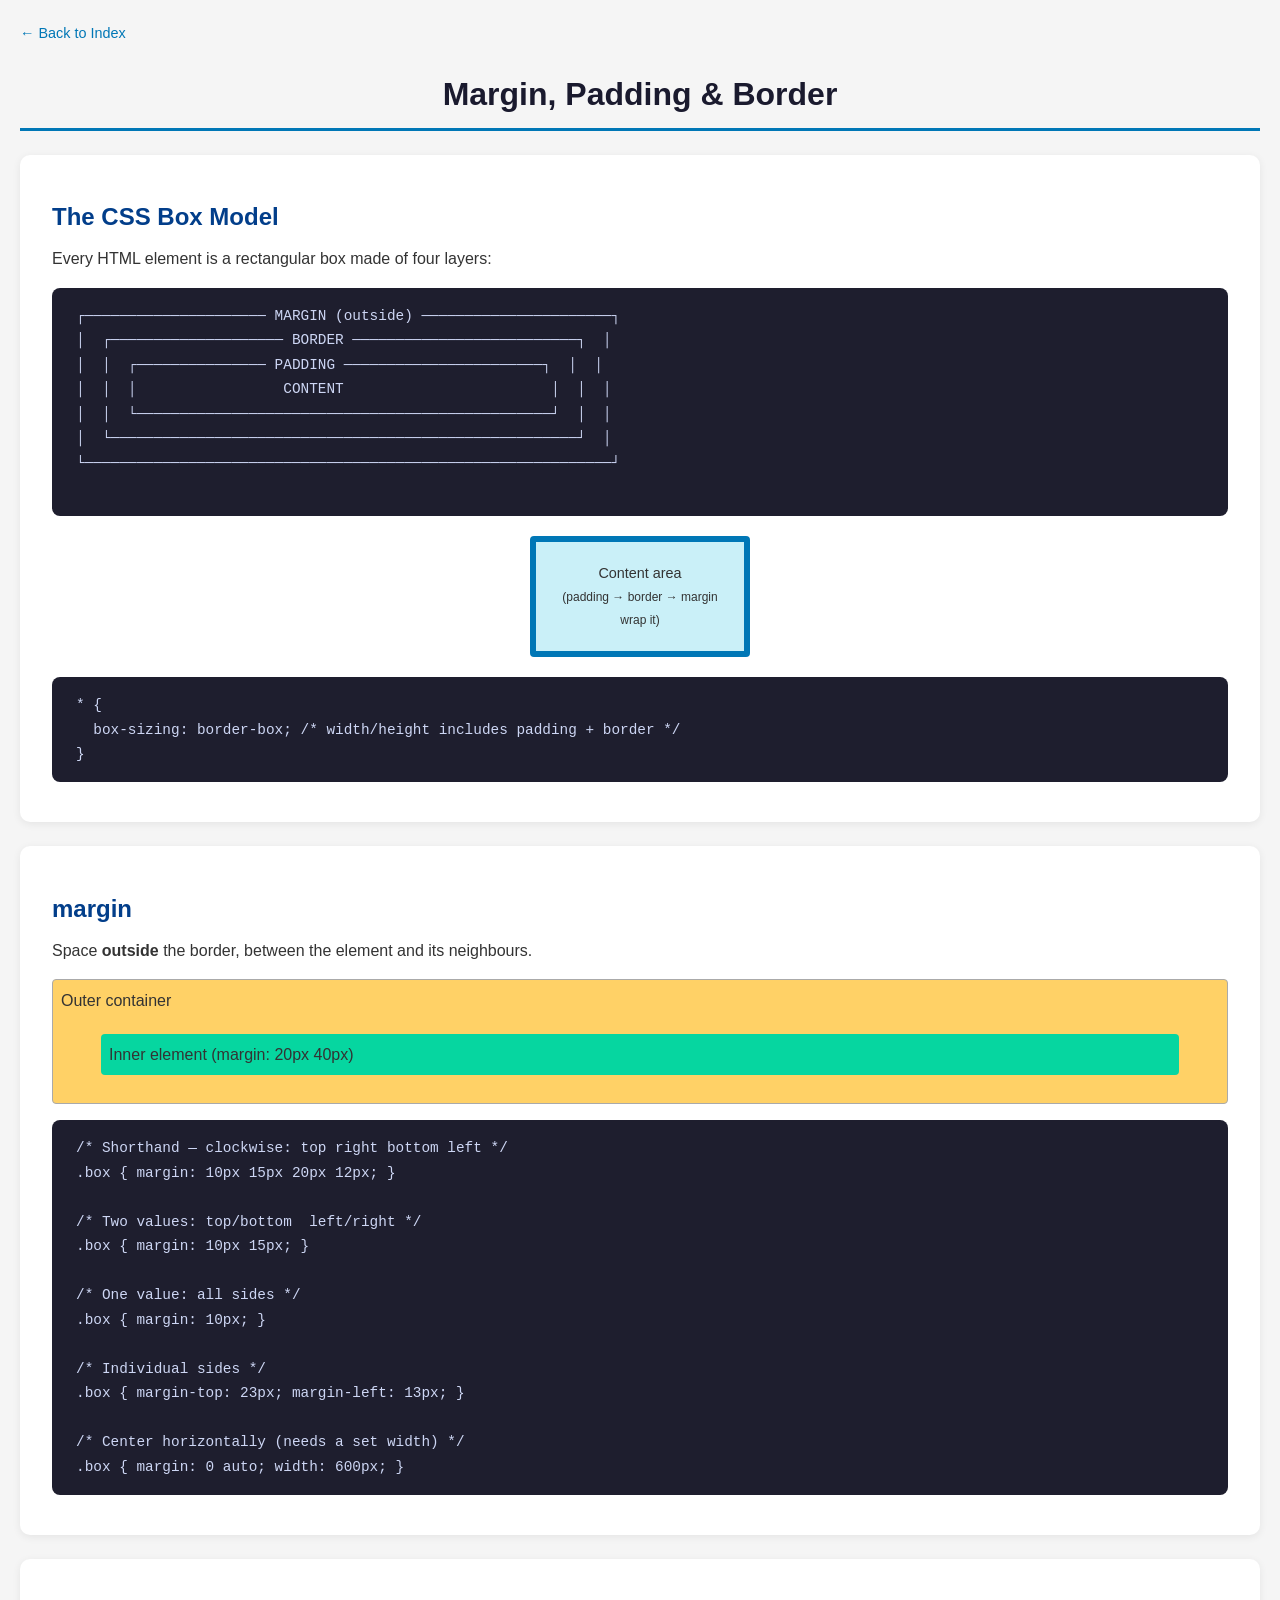
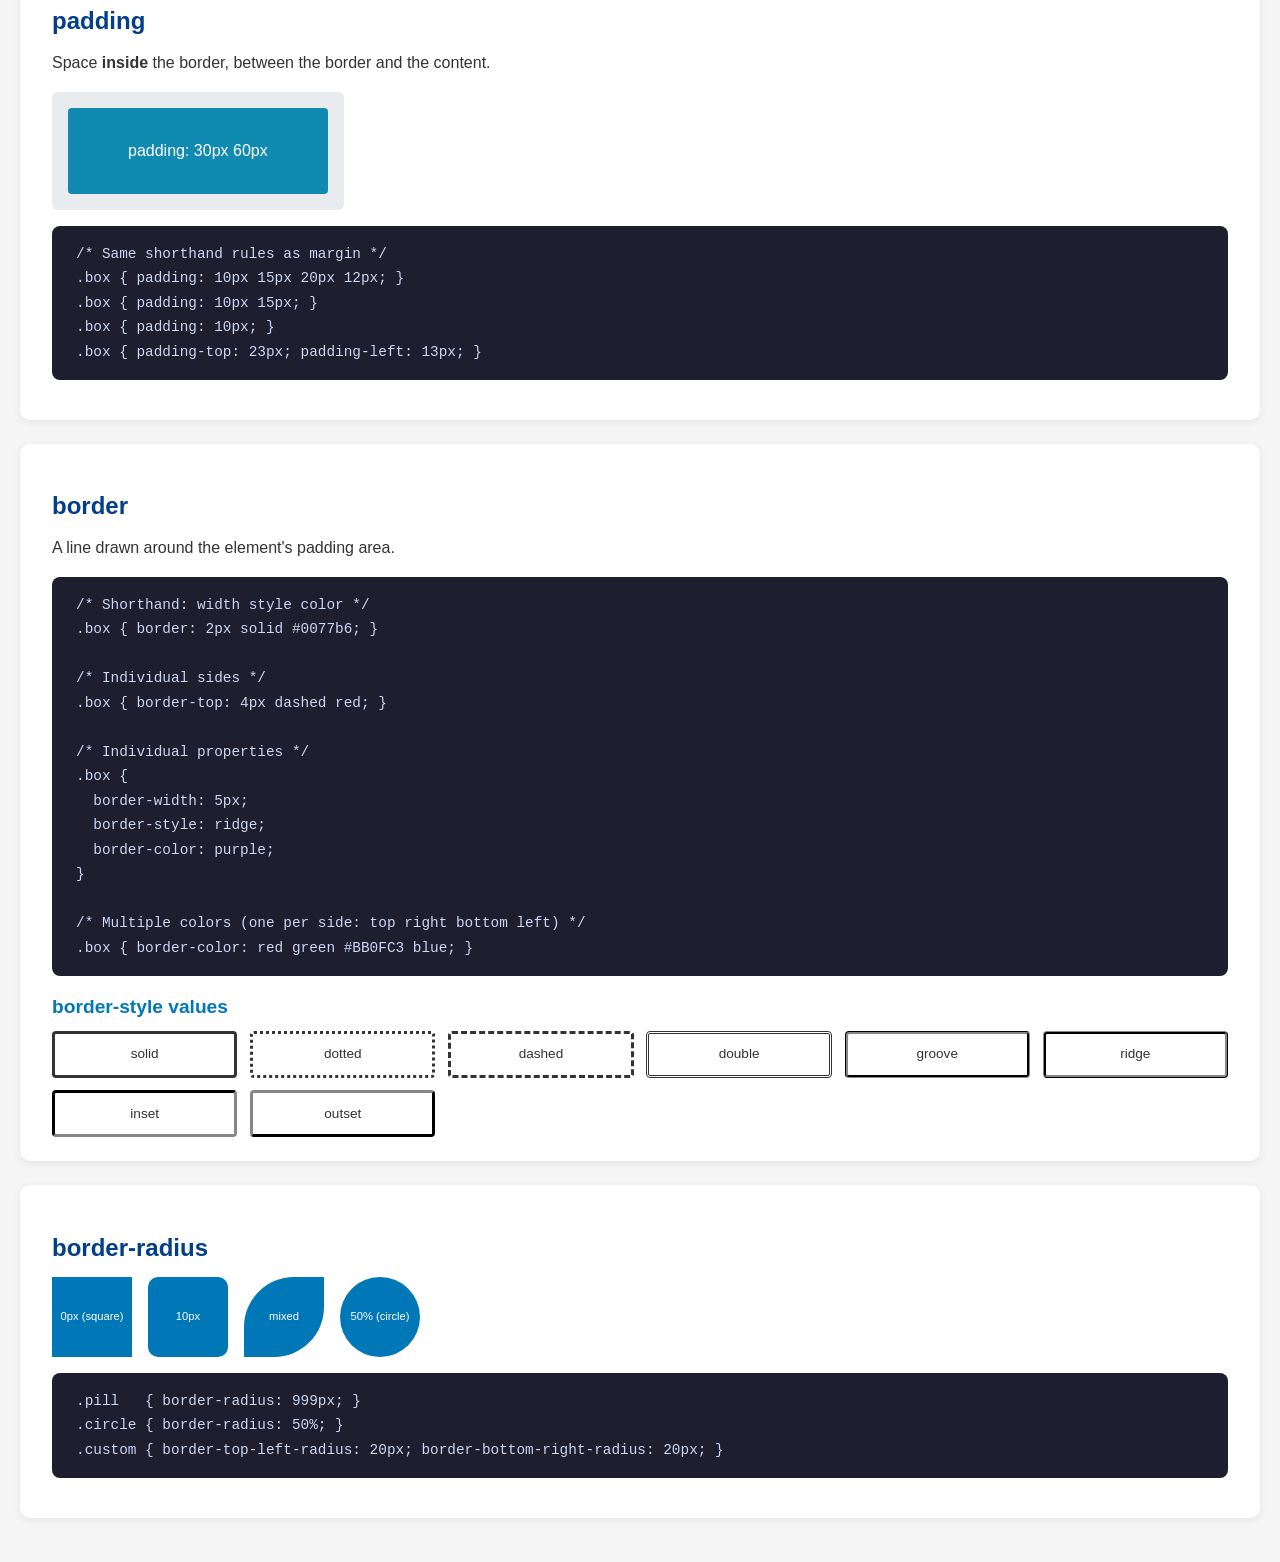
<file: pages/margin-padding-border.html>
<!DOCTYPE html>
<html lang="en">
<head>
  <meta charset="UTF-8">
  <meta name="viewport" content="width=device-width, initial-scale=1.0">
  <title>Margin, Padding &amp; Border | CSS Tutorial</title>
  <link rel="stylesheet" href="../css/styles.css">
  <style>
    /* --- Box model visual --- */
    .box-model-demo {
      width: 220px;
      padding: 20px;
      border: 6px solid #0077b6;
      margin: 20px auto;
      background-color: #caf0f8;
      border-radius: 4px;
      text-align: center;
      font-size: 0.9rem;
    }

    /* --- Margin demo --- */
    .margin-demo {
      background: #ffd166;
      padding: 0.5rem;
      border: 1px solid #aaa;
      border-radius: 4px;
    }

    .margin-demo-inner {
      background: #06d6a0;
      margin: 20px 40px;
      padding: 0.5rem;
      border-radius: 4px;
    }

    /* --- Padding demo --- */
    .padding-demo {
      background: #118ab2;
      color: #fff;
      padding: 30px 60px;
      border-radius: 4px;
      width: fit-content;
    }

    /* --- Border styles grid --- */
    .border-grid {
      display: grid;
      grid-template-columns: repeat(auto-fill, minmax(160px, 1fr));
      gap: 0.8rem;
      margin-top: 0.5rem;
    }

    .border-item {
      padding: 0.6rem 0.8rem;
      background: #fff;
      border-radius: 4px;
      font-size: 0.85rem;
      text-align: center;
    }

    /* --- border-radius demo --- */
    .radius-demo {
      display: flex;
      gap: 1rem;
      flex-wrap: wrap;
      margin-top: 0.5rem;
    }

    .radius-box {
      width: 80px;
      height: 80px;
      background: #0077b6;
      color: #fff;
      display: flex;
      align-items: center;
      justify-content: center;
      font-size: 0.7rem;
      text-align: center;
    }
  </style>
</head>
<body>

  <a class="back-link" href="../index.html">← Back to Index</a>

  <h1>Margin, Padding &amp; Border</h1>

  <!-- Box Model -->
  <div class="section">
    <h2>The CSS Box Model</h2>
    <p>Every HTML element is a rectangular box made of four layers:</p>
    <pre>
┌───────────────────── MARGIN (outside) ──────────────────────┐
│  ┌──────────────────── BORDER ──────────────────────────┐  │
│  │  ┌─────────────── PADDING ───────────────────────┐  │  │
│  │  │                 CONTENT                        │  │  │
│  │  └────────────────────────────────────────────────┘  │  │
│  └──────────────────────────────────────────────────────┘  │
└─────────────────────────────────────────────────────────────┘
    </pre>
    <div class="box-model-demo">Content area<br><small>(padding → border → margin wrap it)</small></div>
    <pre>* {
  box-sizing: border-box; /* width/height includes padding + border */
}</pre>
  </div>

  <!-- Margin -->
  <div class="section">
    <h2>margin</h2>
    <p>Space <strong>outside</strong> the border, between the element and its neighbours.</p>
    <div class="margin-demo">
      Outer container
      <div class="margin-demo-inner">Inner element (margin: 20px 40px)</div>
    </div>
    <pre>/* Shorthand — clockwise: top right bottom left */
.box { margin: 10px 15px 20px 12px; }

/* Two values: top/bottom  left/right */
.box { margin: 10px 15px; }

/* One value: all sides */
.box { margin: 10px; }

/* Individual sides */
.box { margin-top: 23px; margin-left: 13px; }

/* Center horizontally (needs a set width) */
.box { margin: 0 auto; width: 600px; }</pre>
  </div>

  <!-- Padding -->
  <div class="section">
    <h2>padding</h2>
    <p>Space <strong>inside</strong> the border, between the border and the content.</p>
    <div style="background:#e9ecef; border-radius:6px; padding:1rem; width:fit-content;">
      <div class="padding-demo">padding: 30px 60px</div>
    </div>
    <pre>/* Same shorthand rules as margin */
.box { padding: 10px 15px 20px 12px; }
.box { padding: 10px 15px; }
.box { padding: 10px; }
.box { padding-top: 23px; padding-left: 13px; }</pre>
  </div>

  <!-- Border -->
  <div class="section">
    <h2>border</h2>
    <p>A line drawn around the element's padding area.</p>
    <pre>/* Shorthand: width style color */
.box { border: 2px solid #0077b6; }

/* Individual sides */
.box { border-top: 4px dashed red; }

/* Individual properties */
.box {
  border-width: 5px;
  border-style: ridge;
  border-color: purple;
}

/* Multiple colors (one per side: top right bottom left) */
.box { border-color: red green #BB0FC3 blue; }</pre>

    <h3>border-style values</h3>
    <div class="border-grid">
      <div class="border-item" style="border: 3px solid #333;">solid</div>
      <div class="border-item" style="border: 3px dotted #333;">dotted</div>
      <div class="border-item" style="border: 3px dashed #333;">dashed</div>
      <div class="border-item" style="border: 3px double #333;">double</div>
      <div class="border-item" style="border: 3px groove #333;">groove</div>
      <div class="border-item" style="border: 3px ridge #333;">ridge</div>
      <div class="border-item" style="border: 3px inset #333;">inset</div>
      <div class="border-item" style="border: 3px outset #333;">outset</div>
    </div>
  </div>

  <!-- border-radius -->
  <div class="section">
    <h2>border-radius</h2>
    <div class="radius-demo">
      <div class="radius-box" style="border-radius: 0;">0px (square)</div>
      <div class="radius-box" style="border-radius: 10px;">10px</div>
      <div class="radius-box" style="border-radius: 50px 0 50px 0;">mixed</div>
      <div class="radius-box" style="border-radius: 50%;">50% (circle)</div>
    </div>
    <pre>.pill   { border-radius: 999px; }
.circle { border-radius: 50%; }
.custom { border-top-left-radius: 20px; border-bottom-right-radius: 20px; }</pre>
  </div>

</body>
</html>
</file>
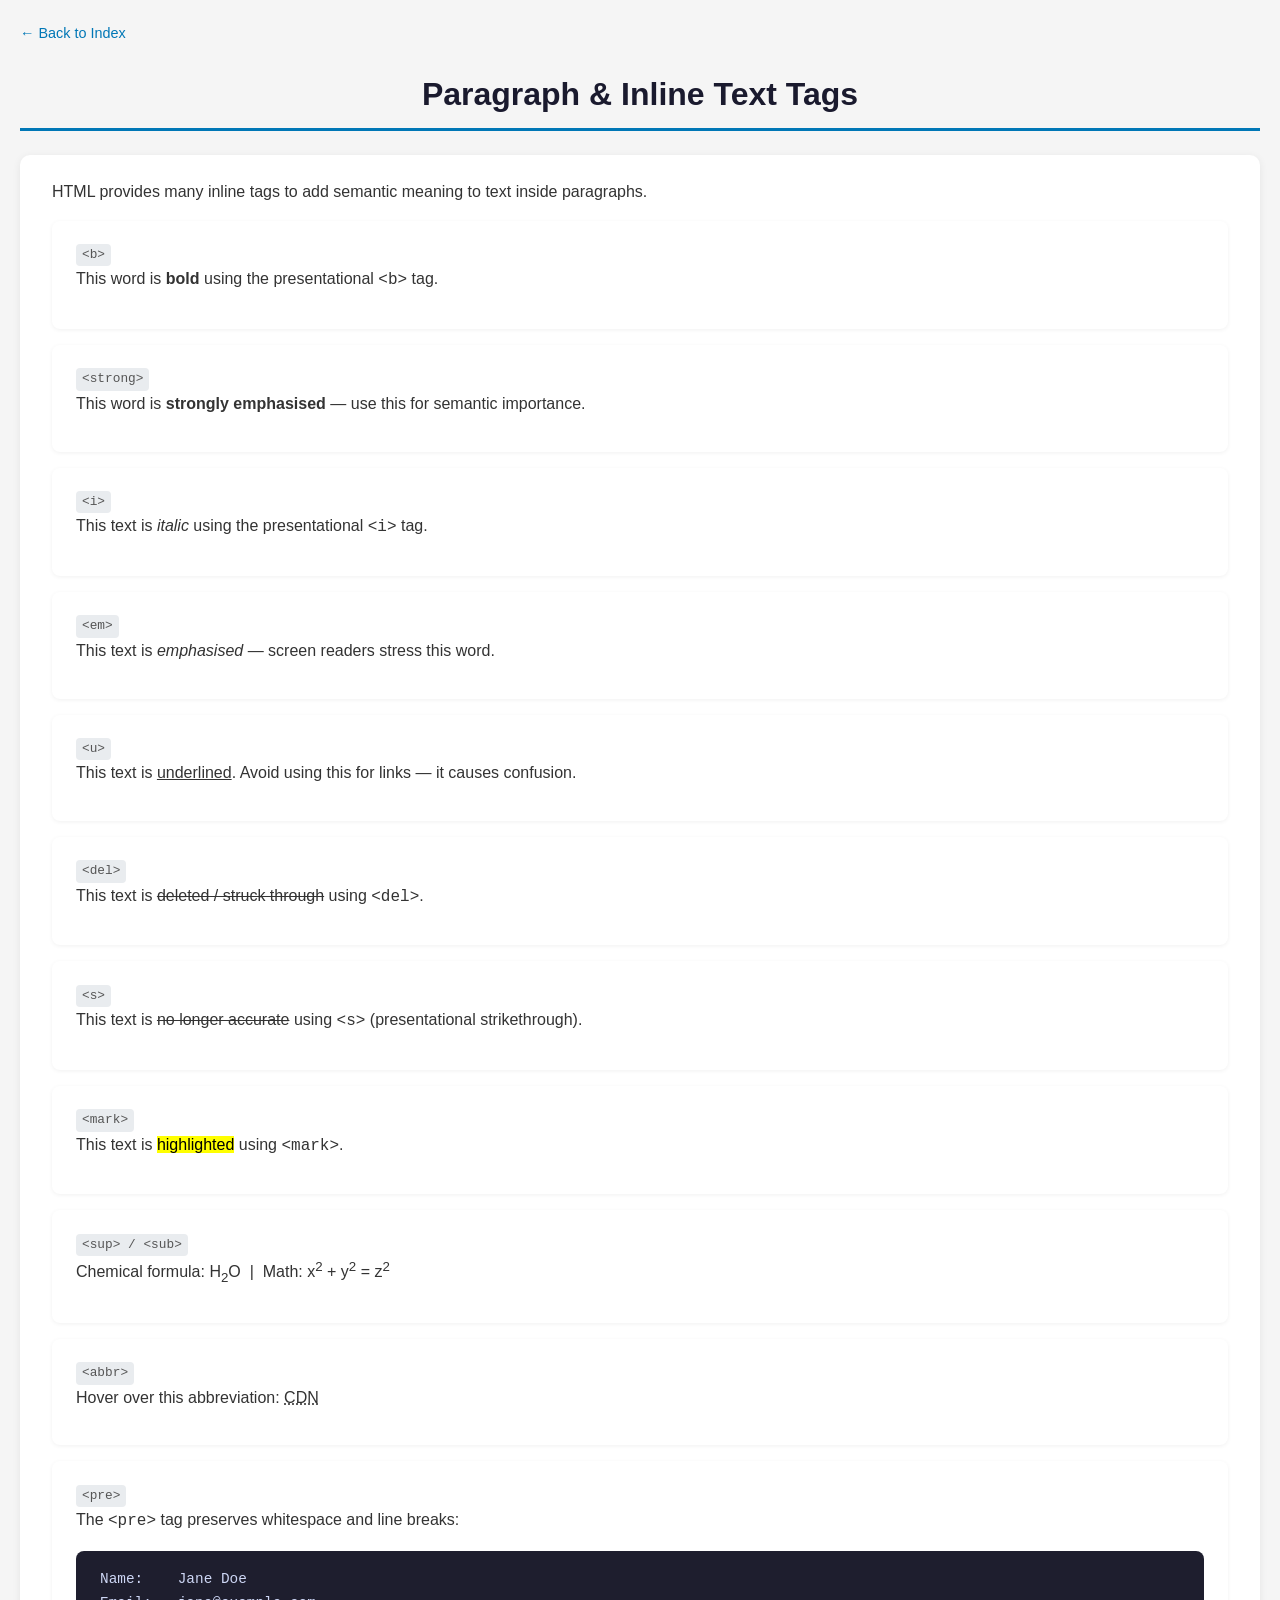
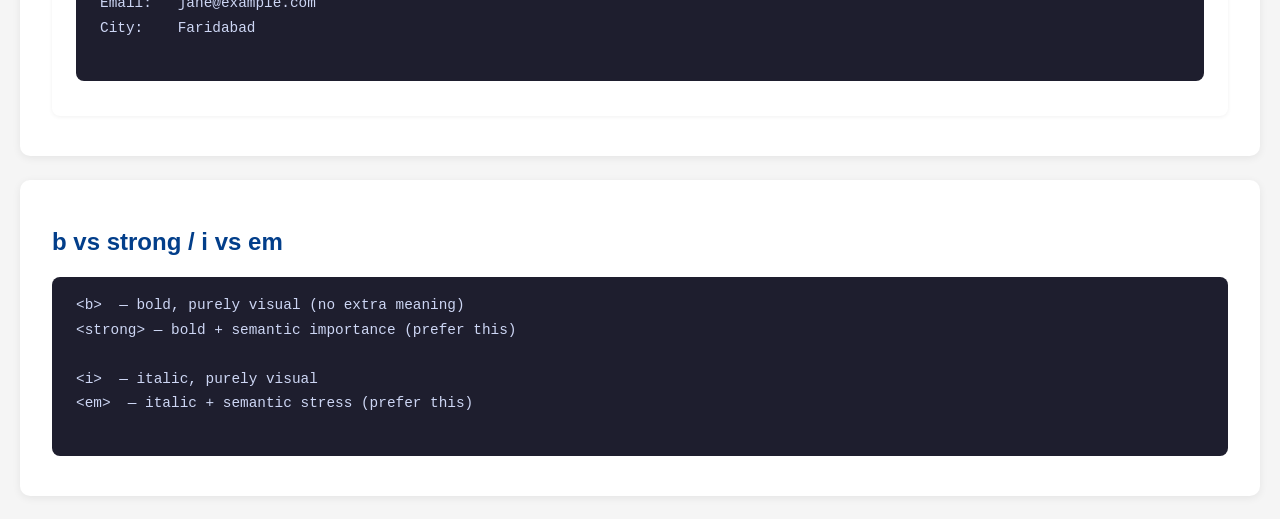
<file: pages/paragraph.html>
<!DOCTYPE html>
<html lang="en">
<head>
  <meta charset="UTF-8">
  <meta name="viewport" content="width=device-width, initial-scale=1.0">
  <title>Paragraph Tags | CSS Tutorial</title>
  <link rel="stylesheet" href="../css/styles.css">
  <style>
    .demo-p {
      background: #fff;
      border-radius: 8px;
      padding: 1.2rem 1.5rem;
      margin-bottom: 1rem;
      box-shadow: 0 1px 4px rgba(0,0,0,0.06);
    }

    .tag-label {
      display: inline-block;
      font-family: monospace;
      font-size: 0.8rem;
      background: #e9ecef;
      border-radius: 4px;
      padding: 1px 6px;
      margin-right: 4px;
      color: #555;
    }
  </style>
</head>
<body>

  <a class="back-link" href="../index.html">← Back to Index</a>

  <h1>Paragraph &amp; Inline Text Tags</h1>

  <div class="section">
    <p>HTML provides many inline tags to add semantic meaning to text inside paragraphs.</p>

    <div class="demo-p">
      <span class="tag-label">&lt;b&gt;</span>
      <p>This word is <b>bold</b> using the presentational <code>&lt;b&gt;</code> tag.</p>
    </div>

    <div class="demo-p">
      <span class="tag-label">&lt;strong&gt;</span>
      <p>This word is <strong>strongly emphasised</strong> — use this for semantic importance.</p>
    </div>

    <div class="demo-p">
      <span class="tag-label">&lt;i&gt;</span>
      <p>This text is <i>italic</i> using the presentational <code>&lt;i&gt;</code> tag.</p>
    </div>

    <div class="demo-p">
      <span class="tag-label">&lt;em&gt;</span>
      <p>This text is <em>emphasised</em> — screen readers stress this word.</p>
    </div>

    <div class="demo-p">
      <span class="tag-label">&lt;u&gt;</span>
      <p>This text is <u>underlined</u>. Avoid using this for links — it causes confusion.</p>
    </div>

    <div class="demo-p">
      <span class="tag-label">&lt;del&gt;</span>
      <p>This text is <del>deleted / struck through</del> using <code>&lt;del&gt;</code>.</p>
    </div>

    <div class="demo-p">
      <span class="tag-label">&lt;s&gt;</span>
      <p>This text is <s>no longer accurate</s> using <code>&lt;s&gt;</code> (presentational strikethrough).</p>
    </div>

    <div class="demo-p">
      <span class="tag-label">&lt;mark&gt;</span>
      <p>This text is <mark>highlighted</mark> using <code>&lt;mark&gt;</code>.</p>
    </div>

    <div class="demo-p">
      <span class="tag-label">&lt;sup&gt; / &lt;sub&gt;</span>
      <p>
        Chemical formula: H<sub>2</sub>O &nbsp;|&nbsp;
        Math: x<sup>2</sup> + y<sup>2</sup> = z<sup>2</sup>
      </p>
    </div>

    <div class="demo-p">
      <span class="tag-label">&lt;abbr&gt;</span>
      <p>
        Hover over this abbreviation:
        <abbr title="Content Delivery Network">CDN</abbr>
      </p>
    </div>

    <div class="demo-p">
      <span class="tag-label">&lt;pre&gt;</span>
      <p>The <code>&lt;pre&gt;</code> tag preserves whitespace and line breaks:</p>
      <pre>
Name:    Jane Doe
Email:   jane@example.com
City:    Faridabad
      </pre>
    </div>
  </div>

  <div class="section">
    <h2>b vs strong / i vs em</h2>
    <pre>
&lt;b&gt;  — bold, purely visual (no extra meaning)
&lt;strong&gt; — bold + semantic importance (prefer this)

&lt;i&gt;  — italic, purely visual
&lt;em&gt;  — italic + semantic stress (prefer this)
    </pre>
  </div>

</body>
</html>
</file>
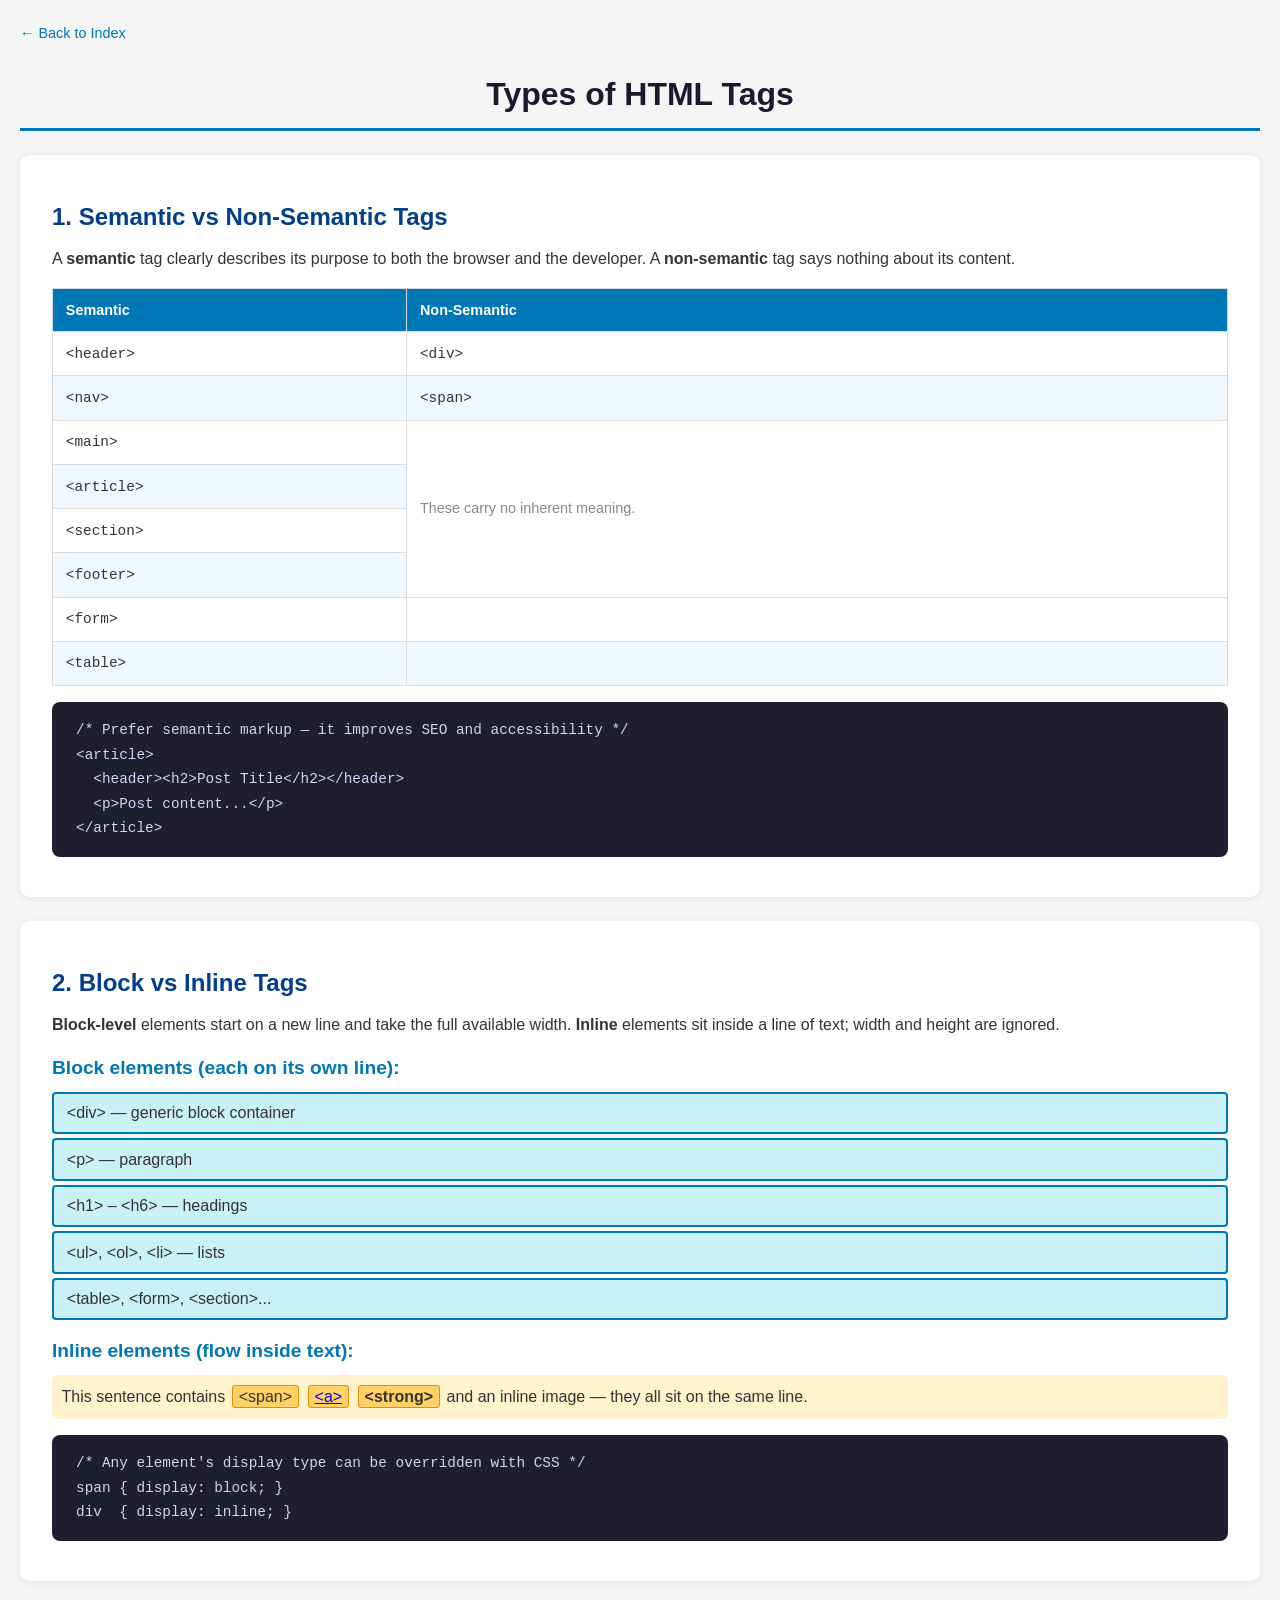
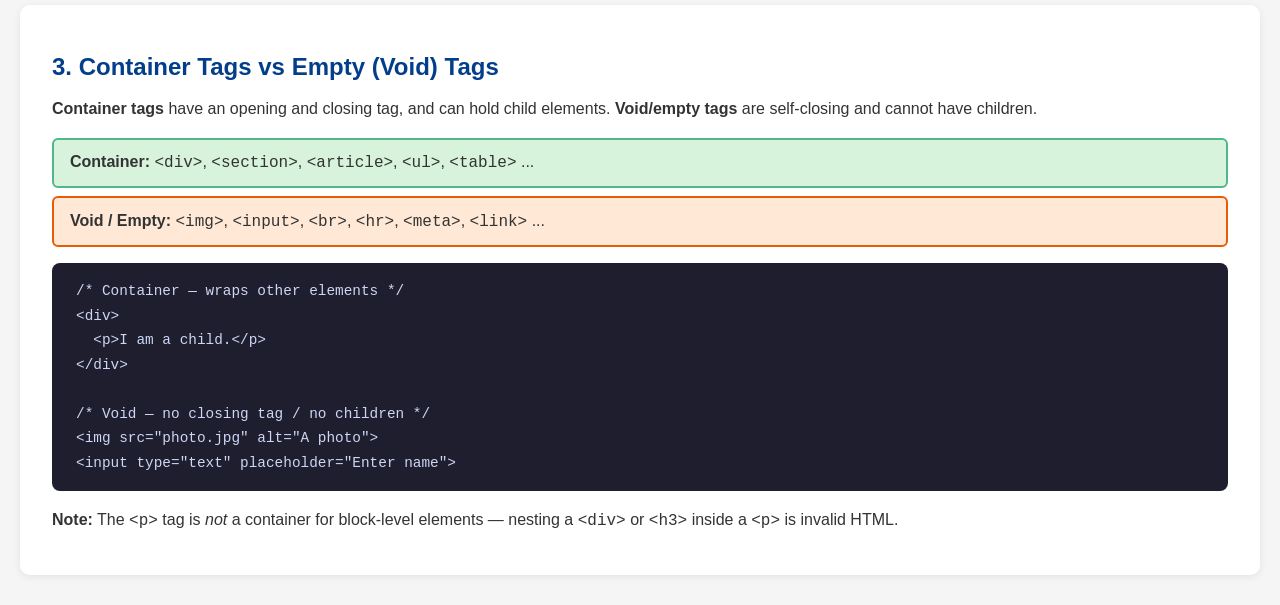
<file: pages/types-of-tags.html>
<!DOCTYPE html>
<html lang="en">
<head>
  <meta charset="UTF-8">
  <meta name="viewport" content="width=device-width, initial-scale=1.0">
  <title>Types of HTML Tags | CSS Tutorial</title>
  <link rel="stylesheet" href="../css/styles.css">
  <style>
    .tag-table {
      width: 100%;
      border-collapse: collapse;
      font-size: 0.9rem;
    }

    .tag-table th,
    .tag-table td {
      text-align: left;
      padding: 0.6rem 0.8rem;
      border: 1px solid #ddd;
    }

    .tag-table th {
      background-color: #0077b6;
      color: #fff;
    }

    .tag-table tr:nth-child(even) {
      background-color: #f0f8ff;
    }

    /* Block vs Inline demo */
    .block-demo > div {
      background: #caf0f8;
      border: 2px solid #0077b6;
      padding: 0.4rem 0.8rem;
      margin-bottom: 4px;
      border-radius: 4px;
    }

    .inline-demo {
      background: #fff3cd;
      padding: 0.6rem;
      border-radius: 6px;
    }

    .inline-demo span,
    .inline-demo a,
    .inline-demo strong {
      background: #ffd166;
      border: 1px solid #e29000;
      padding: 2px 6px;
      border-radius: 3px;
      margin: 2px;
    }

    /* Container vs non-container */
    .container-demo {
      background: #d8f3dc;
      border: 2px solid #52b788;
      padding: 0.6rem 1rem;
      border-radius: 6px;
      margin-bottom: 0.5rem;
    }
  </style>
</head>
<body>

  <a class="back-link" href="../index.html">← Back to Index</a>

  <h1>Types of HTML Tags</h1>

  <!-- Semantic vs Non-Semantic -->
  <div class="section">
    <h2>1. Semantic vs Non-Semantic Tags</h2>
    <p>
      A <strong>semantic</strong> tag clearly describes its purpose to both the
      browser and the developer. A <strong>non-semantic</strong> tag says nothing
      about its content.
    </p>
    <table class="tag-table">
      <thead>
        <tr>
          <th>Semantic</th>
          <th>Non-Semantic</th>
        </tr>
      </thead>
      <tbody>
        <tr><td><code>&lt;header&gt;</code></td><td><code>&lt;div&gt;</code></td></tr>
        <tr><td><code>&lt;nav&gt;</code></td><td><code>&lt;span&gt;</code></td></tr>
        <tr><td><code>&lt;main&gt;</code></td><td rowspan="4" style="vertical-align:middle;color:#888;">These carry no inherent meaning.</td></tr>
        <tr><td><code>&lt;article&gt;</code></td></tr>
        <tr><td><code>&lt;section&gt;</code></td></tr>
        <tr><td><code>&lt;footer&gt;</code></td></tr>
        <tr><td><code>&lt;form&gt;</code></td><td></td></tr>
        <tr><td><code>&lt;table&gt;</code></td><td></td></tr>
      </tbody>
    </table>
    <pre>/* Prefer semantic markup — it improves SEO and accessibility */
&lt;article&gt;
  &lt;header&gt;&lt;h2&gt;Post Title&lt;/h2&gt;&lt;/header&gt;
  &lt;p&gt;Post content...&lt;/p&gt;
&lt;/article&gt;</pre>
  </div>

  <!-- Block vs Inline -->
  <div class="section">
    <h2>2. Block vs Inline Tags</h2>
    <p>
      <strong>Block-level</strong> elements start on a new line and take the
      full available width. <strong>Inline</strong> elements sit inside a line
      of text; width and height are ignored.
    </p>

    <h3>Block elements (each on its own line):</h3>
    <div class="block-demo">
      <div>&lt;div&gt; — generic block container</div>
      <div>&lt;p&gt; — paragraph</div>
      <div>&lt;h1&gt; – &lt;h6&gt; — headings</div>
      <div>&lt;ul&gt;, &lt;ol&gt;, &lt;li&gt; — lists</div>
      <div>&lt;table&gt;, &lt;form&gt;, &lt;section&gt;...</div>
    </div>

    <h3>Inline elements (flow inside text):</h3>
    <div class="inline-demo">
      This sentence contains
      <span>&lt;span&gt;</span>
      <a href="#">&lt;a&gt;</a>
      <strong>&lt;strong&gt;</strong>
      and an inline image — they all sit on the same line.
    </div>

    <pre>/* Any element's display type can be overridden with CSS */
span { display: block; }
div  { display: inline; }</pre>
  </div>

  <!-- Container vs Empty -->
  <div class="section">
    <h2>3. Container Tags vs Empty (Void) Tags</h2>
    <p>
      <strong>Container tags</strong> have an opening and closing tag, and can
      hold child elements. <strong>Void/empty tags</strong> are self-closing and
      cannot have children.
    </p>

    <div class="container-demo">
      <strong>Container:</strong>
      <code>&lt;div&gt;</code>, <code>&lt;section&gt;</code>, <code>&lt;article&gt;</code>,
      <code>&lt;ul&gt;</code>, <code>&lt;table&gt;</code> ...
    </div>

    <div style="background:#ffe8d6;border:2px solid #e85d04;padding:0.6rem 1rem;border-radius:6px;">
      <strong>Void / Empty:</strong>
      <code>&lt;img&gt;</code>, <code>&lt;input&gt;</code>, <code>&lt;br&gt;</code>,
      <code>&lt;hr&gt;</code>, <code>&lt;meta&gt;</code>, <code>&lt;link&gt;</code> ...
    </div>

    <pre>/* Container — wraps other elements */
&lt;div&gt;
  &lt;p&gt;I am a child.&lt;/p&gt;
&lt;/div&gt;

/* Void — no closing tag / no children */
&lt;img src="photo.jpg" alt="A photo"&gt;
&lt;input type="text" placeholder="Enter name"&gt;</pre>

    <p>
      <strong>Note:</strong> The <code>&lt;p&gt;</code> tag is <em>not</em> a
      container for block-level elements — nesting a <code>&lt;div&gt;</code>
      or <code>&lt;h3&gt;</code> inside a <code>&lt;p&gt;</code> is invalid HTML.
    </p>
  </div>

</body>
</html>
</file>
<file: css/styles.css>
/* ============================================================
   CSS Tutorial - Shared Stylesheet
   ============================================================ */

/* --- Reset & Base --- */
*,
*::before,
*::after {
  margin: 0;
  padding: 0;
  box-sizing: border-box;
}

body {
  font-family: 'Segoe UI', Arial, sans-serif;
  font-size: 16px;
  line-height: 1.6;
  color: #333;
  background-color: #f5f5f5;
  padding: 20px;
}

/* --- Typography --- */
h1 {
  font-size: 2rem;
  text-align: center;
  margin-bottom: 1.5rem;
  color: #1a1a2e;
  border-bottom: 3px solid #0077b6;
  padding-bottom: 0.5rem;
}

h2 {
  font-size: 1.5rem;
  margin: 1.2rem 0 0.6rem;
  color: #023e8a;
}

h3 {
  font-size: 1.2rem;
  margin: 1rem 0 0.5rem;
  color: #0077b6;
}

p {
  margin-bottom: 1rem;
}

/* --- Nav / Breadcrumb --- */
.breadcrumb {
  margin-bottom: 1.5rem;
  font-size: 0.9rem;
}

.breadcrumb a {
  color: #0077b6;
  text-decoration: none;
}

.breadcrumb a:hover {
  text-decoration: underline;
}

/* --- Demo Box (used in cursor, display demos) --- */
.demo-box {
  display: inline-block;
  background-color: #fff;
  border: 2px solid #0077b6;
  border-radius: 6px;
  padding: 0.5rem 1rem;
  margin: 0.4rem;
  font-size: 0.9rem;
  text-align: center;
  min-width: 100px;
}

/* --- Code / Pre blocks --- */
pre {
  background-color: #1e1e2e;
  color: #cdd6f4;
  padding: 1rem 1.5rem;
  border-radius: 8px;
  overflow-x: auto;
  font-family: 'Consolas', 'Courier New', monospace;
  font-size: 0.9rem;
  margin: 1rem 0;
  line-height: 1.7;
}

/* --- Section wrapper --- */
.section {
  background: #fff;
  border-radius: 10px;
  padding: 1.5rem 2rem;
  margin-bottom: 1.5rem;
  box-shadow: 0 2px 8px rgba(0, 0, 0, 0.07);
}

/* --- Back link --- */
.back-link {
  display: inline-block;
  margin-bottom: 1.5rem;
  color: #0077b6;
  text-decoration: none;
  font-size: 0.9rem;
}

.back-link:hover {
  text-decoration: underline;
}
</file>
